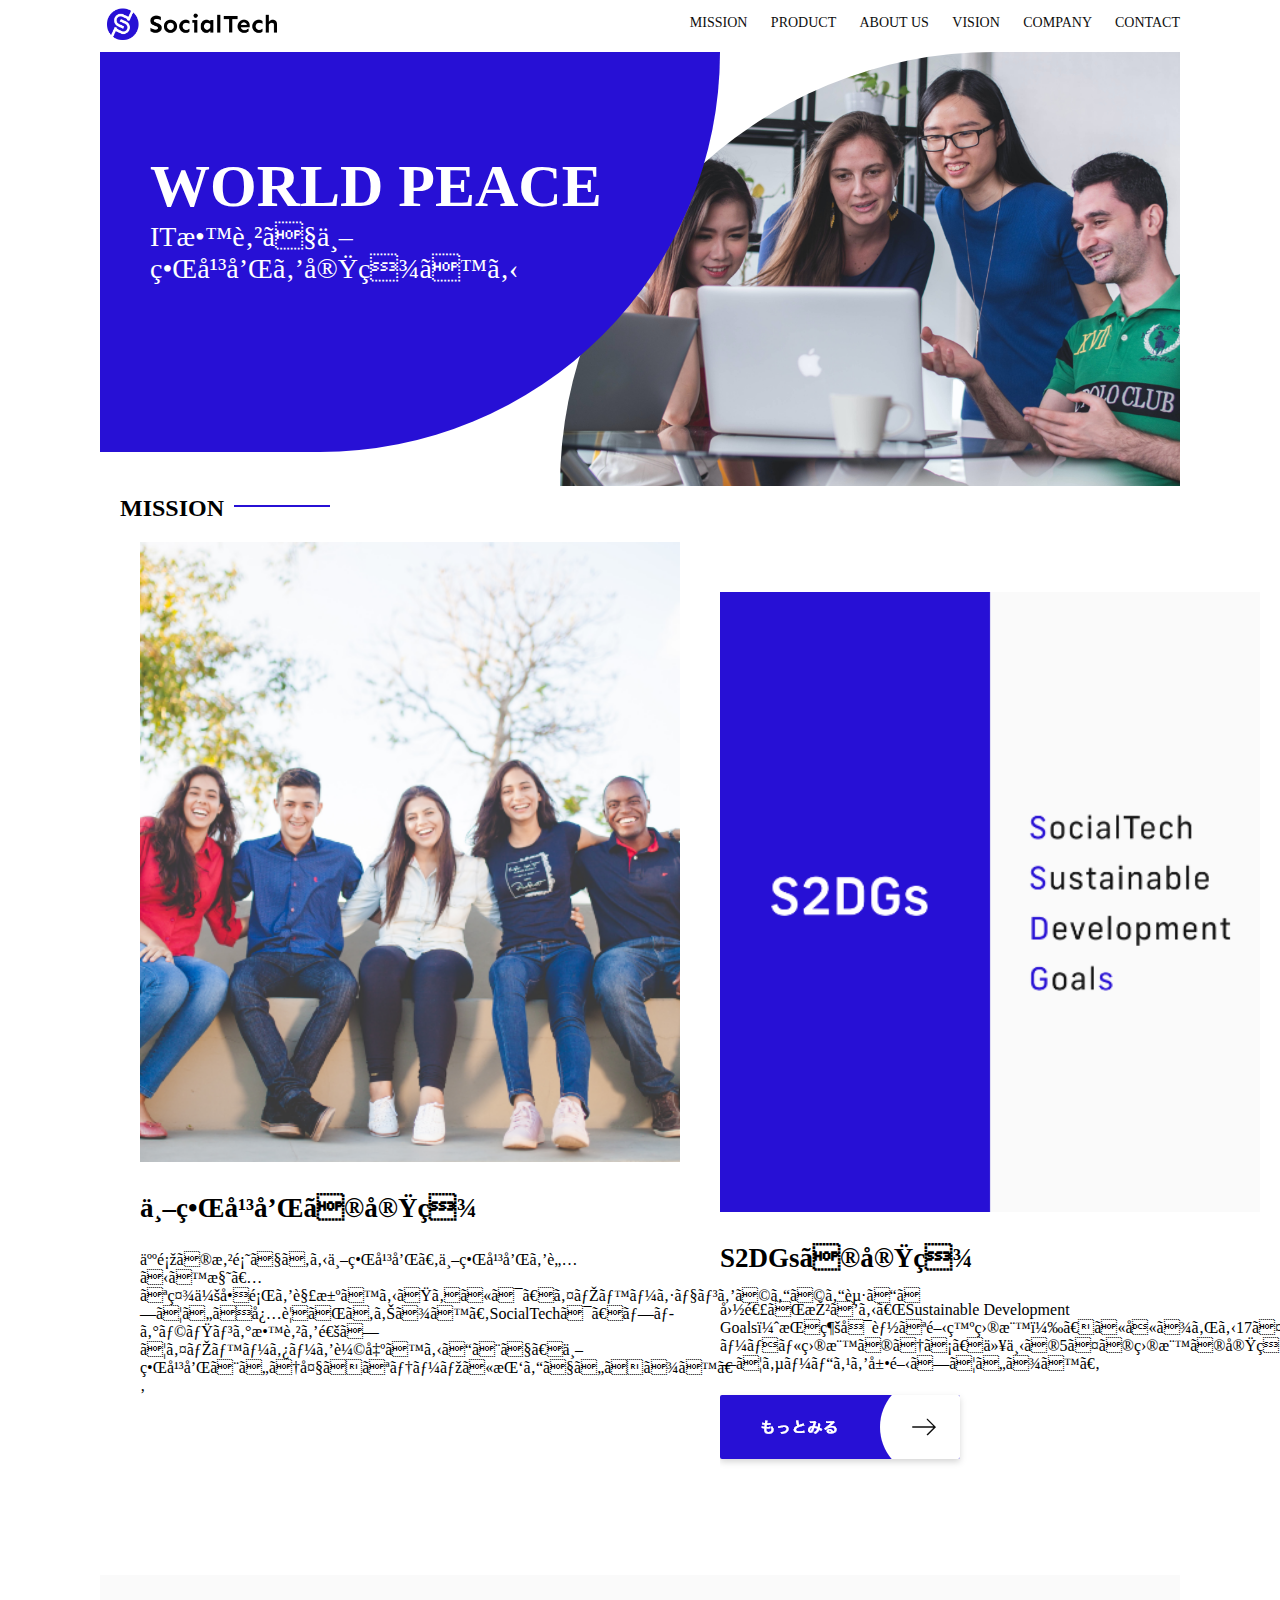
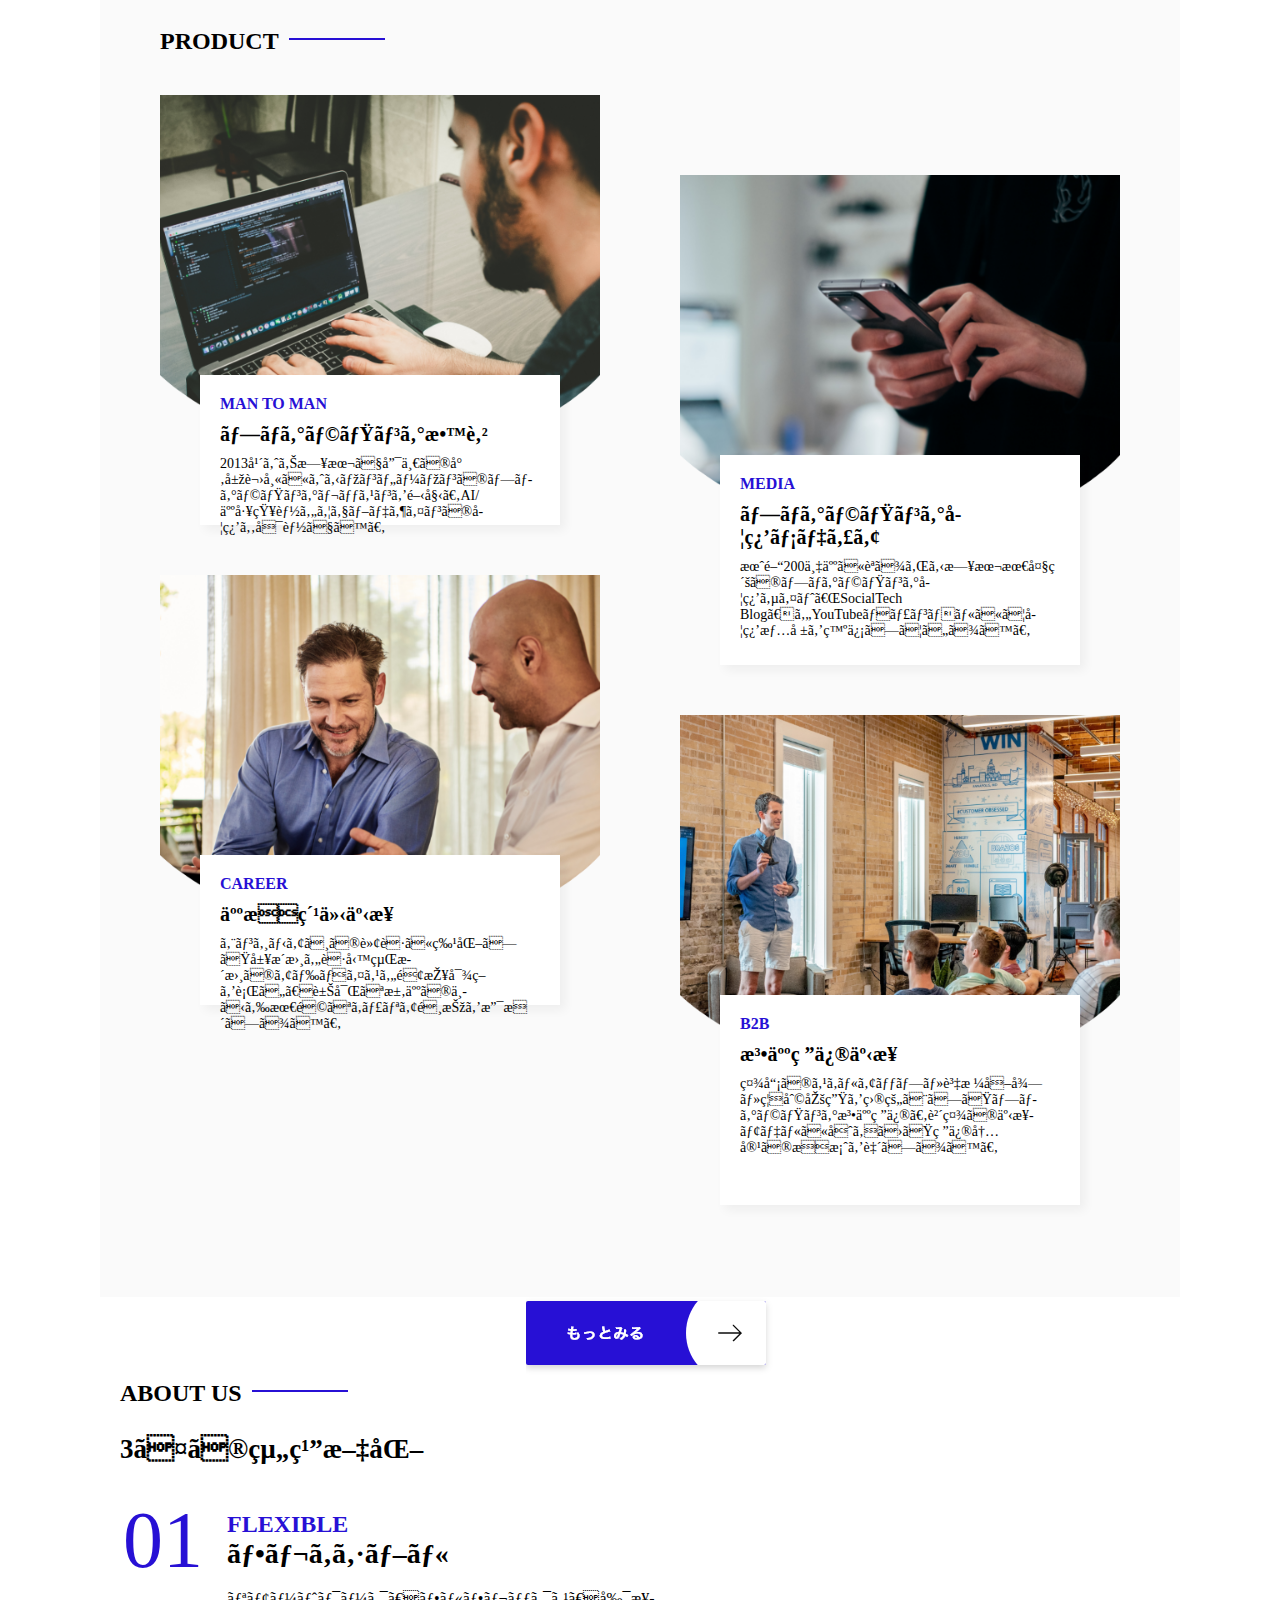
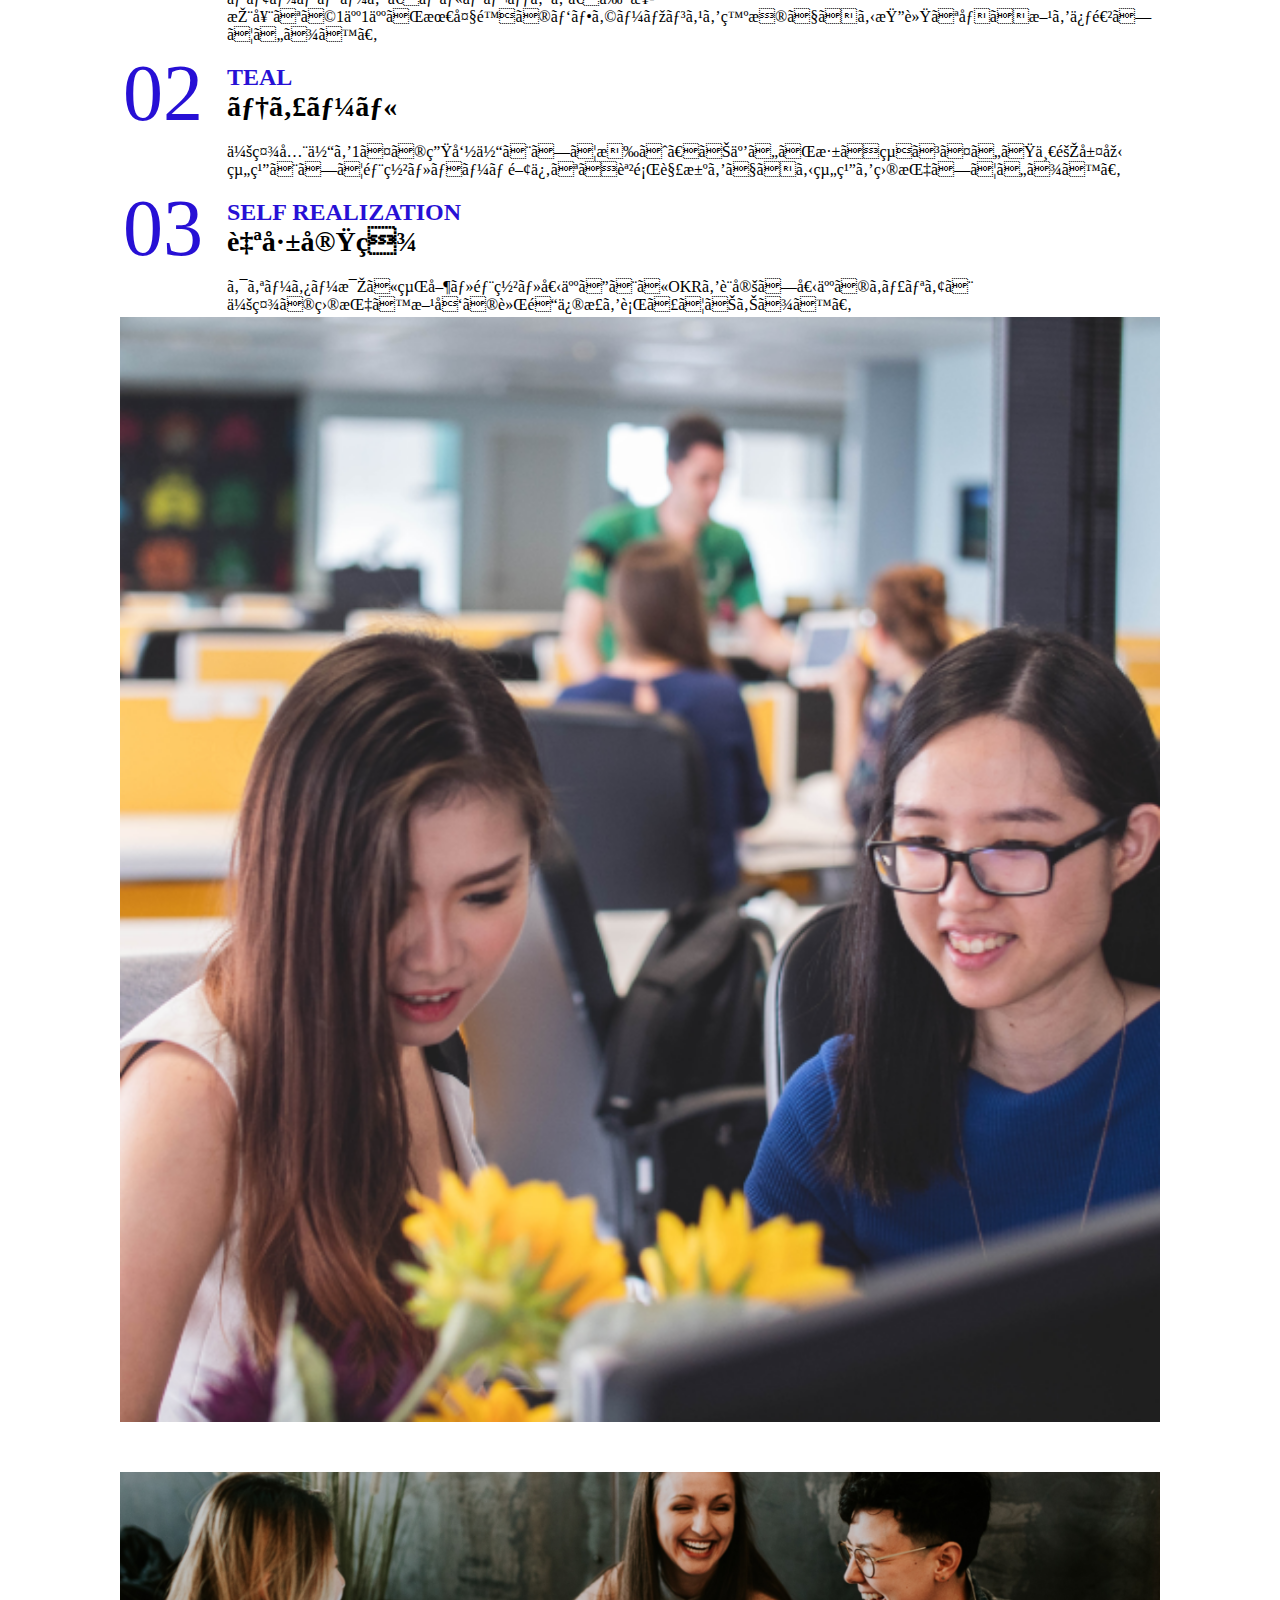
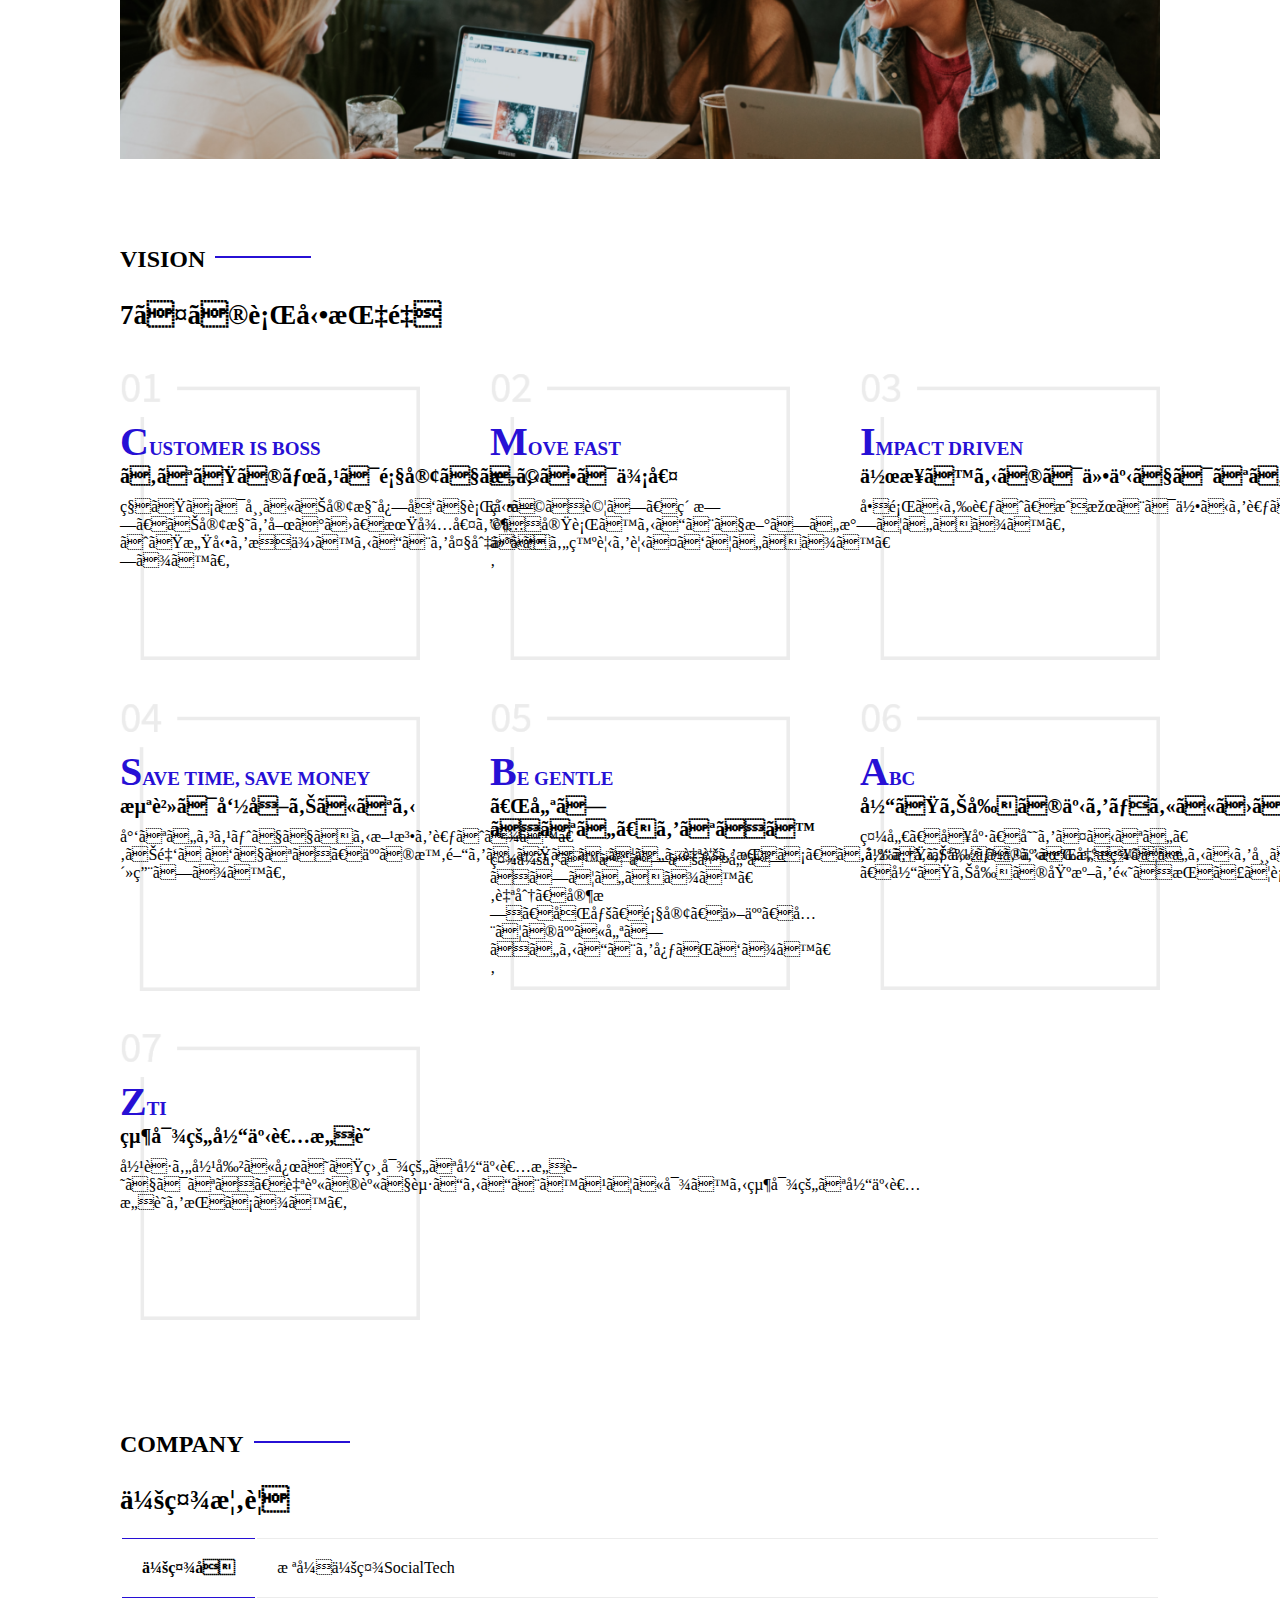
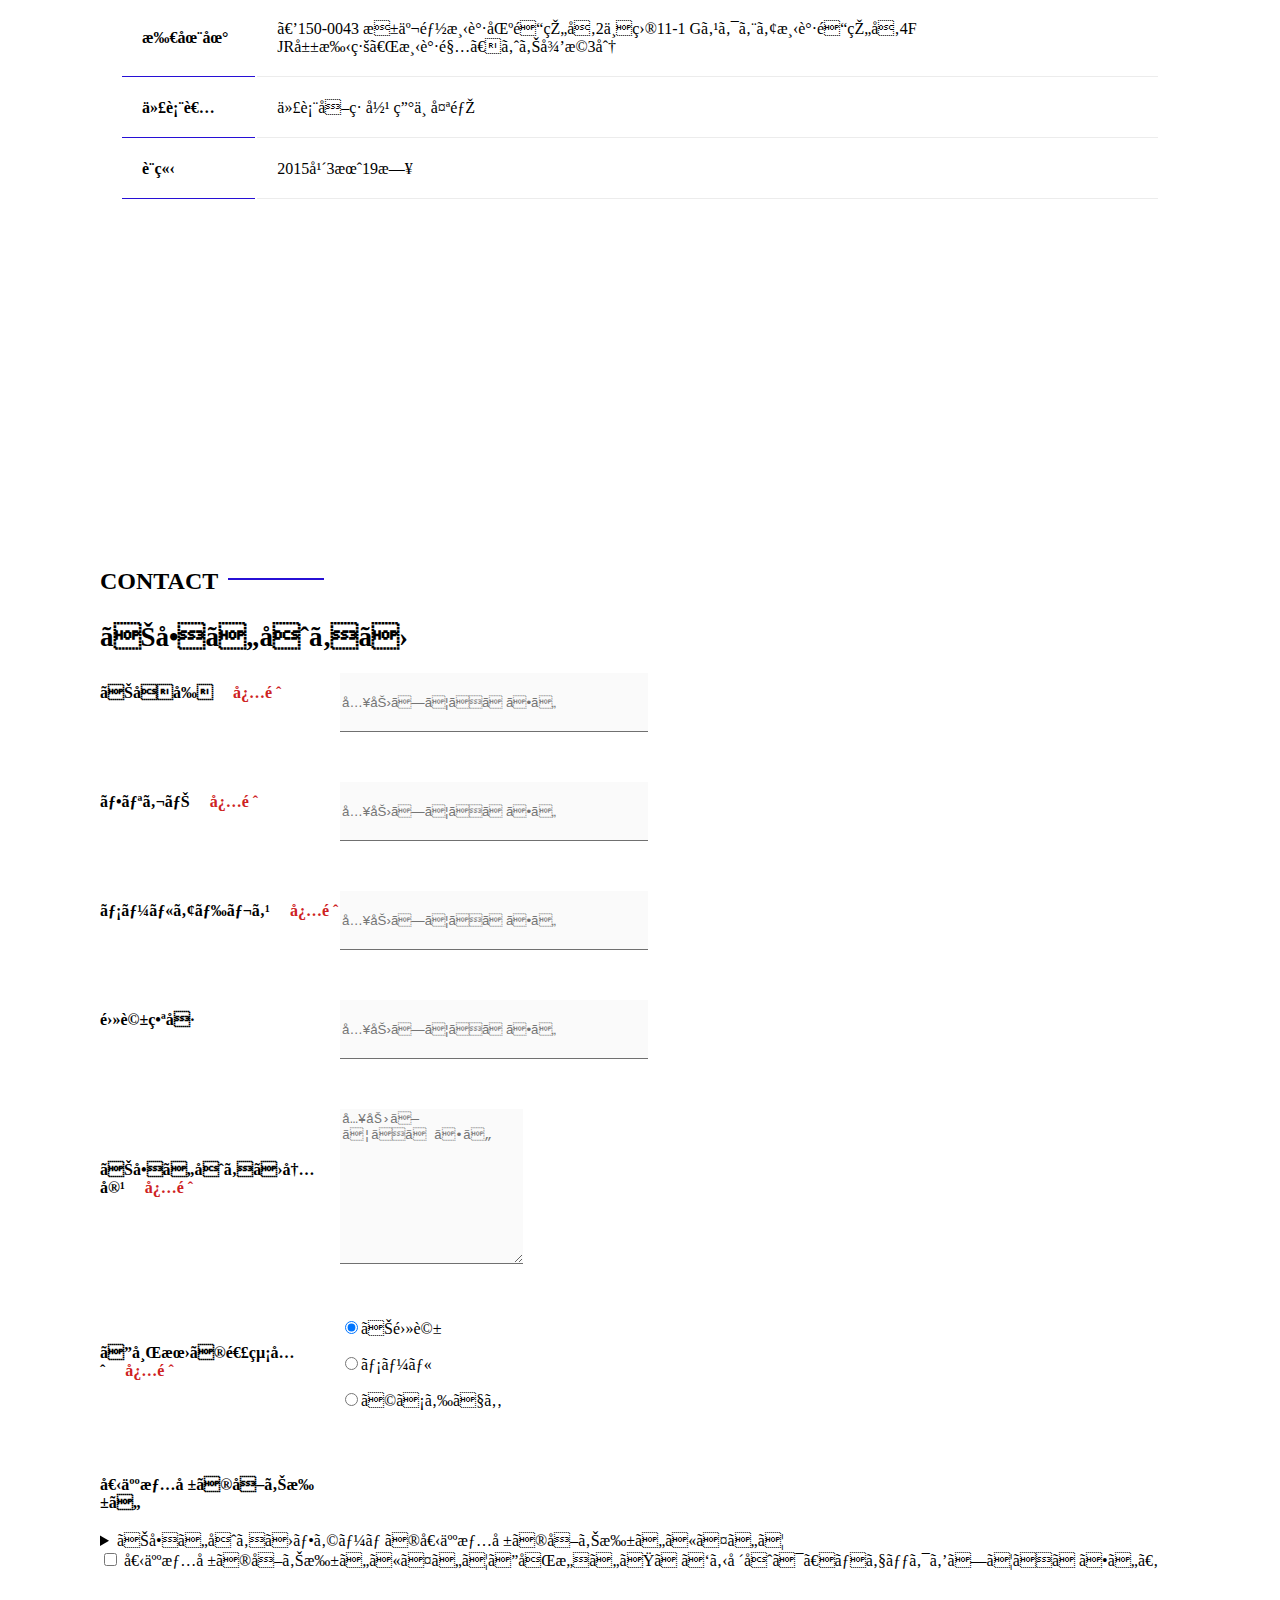
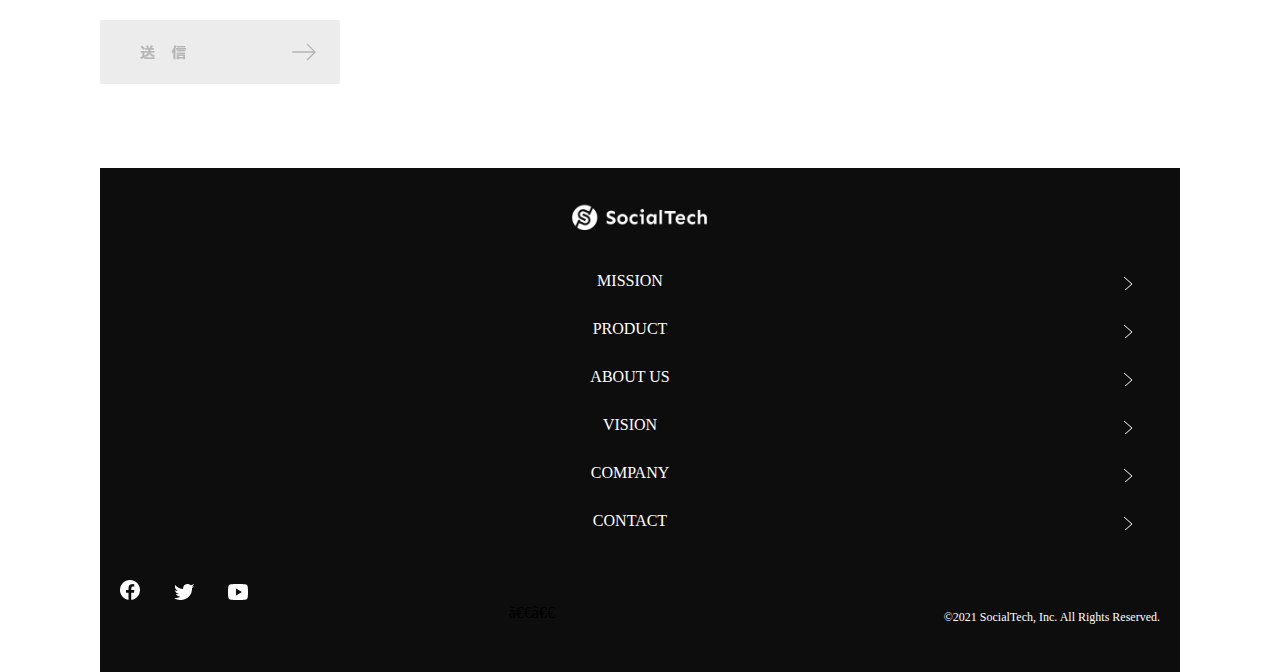
<file: socialtech/index.html>
<!DOCTYPE html>
<html>
    <head>
        <title>SocialTech</title>
        <meta charset="UTF-8>"
        <meta name="description" content="SocialTech業界のリーディング業界のリーディングカンパニー">
        <meta name="viewport" content="width=device-width,initial-scale=1.0">
         <link rel="stylesheet" href="style.css">
    </head>
    <body>
        <!--ヘッダー-->
        <header>
        <!--ロゴ-->
       <a href="index.html" id="logo"><img src="images//logo.png"alt=トップページに戻る></imges></a>

        <!-- PC用ナビゲーション -->
     <nav id="nav-pc">
        <a href="mission.html">MISSION</a>
        <a href="product.html">PRODUCT</a>
        <a href="index.html#aboutus">ABOUT US</a>
        <a href="index.html#vision">VISION</a>
        <a href="index.html#company">COMPANY</a>
        <a href="index.html#contact">CONTACT</a>
      </nav>
      <!-- スマホ用メニューボタン -->
     <img id="menu-sp" src="images/button-menu.png" alt="ナビゲーションを開く" onclick="document.getElementById('nav-sp').style.display = 'block'">
     <!-- スマホ用ナビゲーション -->
     <nav id="nav-sp">
      <img id="close" src="images/button-close.png" alt="ナビゲーションを閉じる" onclick="document.getElementById('nav-sp').style.display = 'none'">
      <a id="logo-sp" href="index.html" onclick="document.getElementById('nav-sp').style.display = 'none'"><img
          src="images/logo-sp.png" alt="トップページに戻る"></a>
      <a class="menu" href="mission.html" onclick="document.getElementById('nav-sp').style.display = 'none'">MISSION</a>
      <a class="menu" href="product.html" onclick="document.getElementById('nav-sp').style.display = 'none'">PRODUCT</a>
      <a class="menu" href="index.html#aboutus" onclick="document.getElementById('nav-sp').style.display = 'none'">ABOUT
        US</a>
      <a class="menu" href="index.html#vision"
        onclick="document.getElementById('nav-sp').style.display = 'none'">VISION</a>
      <a class="menu" href="index.html#company"
        onclick="document.getElementById('nav-sp').style.display = 'none'">COMPANY</a>
      <a class="menu" href="index.html#contact"
        onclick="document.getElementById('nav-sp').style.display = 'none'">CONTACT</a>
      <div id="sns">
        <a href="https://www.facebook.com/sejuku2013"><img src="images/button-facebook.png" alt="Facebookのリンク"></a>
        <a href="https://twitter.com/samuraijuku"><img src="images/button-twitter.png" alt="Twitterのリンク"></a>
        <a href="https://www.youtube.com/channel/UCCFOQO5aDK0xXam4cUQXT8g"><img src="images/button-youtube.png" alt="YouTubeのリンク"></a>
      </div>
    </nav>
 </header>
    
    </header>
  
    </header>
    <main>
      <article>
         <!-- メインビジュアル -->
       <section id="main-visual">
        <div id="main-message">
          <h1>WORLD PEACE</h1>
          <p>IT教育で世界平和を実現する</p>
      </div>
      <img src="images/index/index-main.png" alt="PCの周りに集まる多国籍の仲間たち">
      </section>
      <!--ミッション-->
      <section id="mission">
        <h2 class="index-h2">MISSION</h2>
        <div id="mission-flex">
          <div>
            <img id="mission-photo" src="images/index/index-mission.png" alt="屋外のベンチで写真を撮影する多国籍の仲間たち">
             <h3>世界平和の実現</h3>
             <p>
               人類の悲願である世界平和。世界平和を脅かす様々な社会問題を解決するためには、イノベーションをどんどん起こしていく必要があります。SocialTechは、プログラミング教育を通してイノベーターを輩出することで、世界平和という大きなテーマに挑んでいきます。
             </p>
          </div>
          <div>
            <img id="s2dgs" src="images/index/s2dgs.png" alt="S2DGs">
            <h3>S2DGsの実現</h3>
            <p>国連が掲げる「Sustainable Development Goals（持続可能な開発目標）」に含まれる17つのグローバル目標のうち、以下の5つの目標の実現をミッションとしてサービスを展開しています。</p>
            <a href="mission.html">
              <img src="images/button-more.png" alt="もっとみる">
            </a>

          </div>
        </div>
      </section>
      <section id="product">
        <h2 class="index-h2">PRODUCT</h2>
        <div>
          <div id="product-left">
            <div>
              <img class="product-photo" src="images/index/index-mantoman.png" alt="PCでコードを書く男性">
              <div class="product-explain">
                <span>MAN TO MAN</span>
                <h3>プログラミング教育</h3>
                <p>2013年より日本で唯一の専属講師によるマンツーマンのプログラミングレッスンを開始。AI/人工知能やウェブデザインの学習も可能です。</p>
              </div>
            </div>
            <div>
              <img class="product-photo" src="images/index/index-career.png" alt="笑顔で話し合う2人の男性">
              <div class="product-explain">
                <span>CAREER</span>
                <h3>人材紹介事業</h3>
                <p>エンジニアへの転職に特化した履歴書や職務経歴書のアドバイスや面接対策を行い、豊富な求人の中から最適なキャリア選択を支援します。</p>
              </div>
            </div>
          </div>
          <div id="product-right">
            <div>
              <img class="product-photo" src="images/index/index-media.png" alt="スマートフォンを操作する人">
              <div class="product-explain">
                <span>MEDIA</span>
                <h3>プログラミング学習メディア</h3>
                <p>月間200万人に読まれる日本最大級のプログラミング学習サイト「SocialTech Blog」やYouTubeチャンネルにて学習情報を発信しています。</p>
              </div>
            </div>
            <div>
              <img class="product-photo" src="images/index/index-b2b.png" alt="講演中の男性とそれを聴く人々">
              <div class="product-explain">
                <span>B2B</span>
                <h3>法人研修事業</h3>
                <p>社員のスキルアップ・資格取得・福利厚生を目的としたプログラミング法人研修。貴社の事業モデルに合わせた研修内容の提案を致します。</p>
              </div>
            </div>
          </div>
        </div>
        <div>
          <a id="product-more" href="product.html">
            <img src="images/button-more.png" alt="もっとみる">
          </a>
        </div>
      </section>
         <!---ABOUT US-->
         <section id="aboutus">
          <h2 class="index-h2">ABOUT US</h2>
          <h3>3つの組織文化</h3>
          <div>
            <table class="culutue-table">
              <tr>
                <td>
                  <span class="culture-num">01</span>
                </td>
                <td>
                  <span class="culture-en">FLEXIBLE </span>
                  <span class="culture-jp">フレキシブル</span>
                </td>
              </tr>
              <tr>
                <td>
                  <!--空のセル-->
                </td>
                <td>
                  <p class="culture-description">
                    リモートワーク、フルフレックス、副業推奨など1人1人が最大限のパフォーマンスを発揮できる柔軟な働き方を促進しています。
                  </p>
                </td>
              </tr>
              <tr>
                <td>
                  <span class="culture-num">02</span>
                </td>
                <td>
                  <span class="culture-en">TEAL</span>
                  <span class="culture-jp">ティール</span>
                </td>
              </tr>
              <tr>
                <td>
                  <!--空のセル-->
                </td>
                <td>
                  <p class="culture-description">
                    会社全体を1つの生命体として捉え、お互いが深く結びついた一階層型
                    組織として部署・チーム関係なく課題解決をできる組織を目指しています。
                  </p>
                </td>
              </tr>
              <tr>
                <td>
                  <span class="culture-num">03</span>
                </td>
                <td>
                  <span class="culture-en">SELF REALIZATION</span>
                  <span class="culture-jp">自己実現</span>
                </td>
              </tr>
              <tr>
                <td>
                  <!--空のセル-->
                </td>
                <td>
                  <p class="culture-description">
                    クオーター毎に経営・部署・個人ごとにOKRを設定し個人のキャリアと
                    会社の目指す方向の軌道修正を行っております。
                  </p>
                </td>
              </tr>
            </table>
            <img class="culture-img" src="images/index/index-aboutus1.png" alt="笑顔で話し合う2人の女性">
          </div>
           <img class="culture-img2" src="images/index/index-aboutus2.png" alt="笑顔で話し合う3人の男女">
        </section>

    </article>
  </main>
</body>
<!-- VISION -->
       <section id="vision">
         <h2 class="index-h2">VISION</h2>
         <h3>7つの行動指針</h3>
         <div>
          <div class="vision-box">
             <img src="images/index/vision-01.png" alt="01">
             <span>
               <h4>CUSTOMER IS BOSS</h4>
               <h5>あなたのボスは顧客である</h5>
               <p>私たちは常にお客様志向で行動し、お客様を喜ばせ、期待値を超えた感動を提供することを大切にします。</p>
             </span>
           </div>
           <div class="vision-box">
            <img src="images/index/vision-02.png" alt="02">
            <span>
              <h4>MOVE FAST</h4>
              <h5>早さは価値</h5>
              <p>素早く試し、素早く実行することで新しい気付きや発見を見つけていきます。</p>
            </span>
          </div>
          <div class="vision-box">
            <img src="images/index/vision-03.png" alt="03">
            <span>
              <h4>IMPACT DRIVEN</h4>
              <h5>作業するのは仕事ではない</h5>
              <p>問題から考え、成果とは何かを考え続け、インパクトのある成果を生むために仕事をしていきます。</p>
            </span>
          </div>
          <div class="vision-box">
            <img src="images/index//vision-04.png" alt="04">
            <span>
              <h4>SAVE TIME, SAVE MONEY</h4>
              <h5>浪費は命取りになる</h5>
              <p>少ないコストでできる方法を考えます。お金だけでなく、人の時間をいただいている自覚を持ち、あらゆるリソースを有意義に活用します。</p>
            </span>
          </div>
          <div class="vision-box">
            <img src="images/index/vision-05.png" alt="05">
            <span>
              <h4>BE GENTLE</h4>
              <h5>「優しくない」をなくす</h5>
              <p>社会をすこしずつ優しくしていきます。自分、家族、同僚、顧客、他人、全ての人に優しくいることを心がけます。</p>
            </span>
          </div>
          <div class="vision-box">
            <img src="images/index/vision-06.png" alt="06">
            <span>
              <h4>ABC</h4>
              <h5>当たり前の事をバカにせずにちゃんとやる</h5>
              <p>礼儀、健康、嘘をつかない。当たり前の事が出来ているかを常に自問し、当たり前の基準を高く持って行動します。</p>
            </span>
          </div>
          <div class="vision-box">
            <img src="images/index/vision-07.png" alt="07">
            <span>
              <h4>ZTI</h4>
              <h5>絶対的当事者意識</h5>
              <p>役職や役割に応じた相対的な当事者意識ではなく、自身の身で起こることすべてに対する絶対的な当事者意識を持ちます。</p>
            </span>
          </div>

         </div>
       </section>
           <!-- COMPANY -->
           <section id="company">
            <h2 class="index-h2">COMPANY</h2>
            <h3>会社概要</h3>
            <table id="company-table">
              <tr>
                <th class="tableheader-first">会社名</th>
                <td class="cell-first">株式会社SocialTech</td>
              </tr>
              <tr>
                <th class="tableheader">所在地</th>
                <td class="cell">〒150-0043 東京都渋谷区道玄坂2丁目11-1 Gスクエア渋谷道玄坂4F<br>JR山手線「渋谷駅」より徒歩3分</td>
              </tr>
              <tr>
                <th class="tableheader">代表者</th>
                <td class="cell">代表取締役 田中 太郎</td>
              </tr>
              <tr>
                <th class="tableheader">設立</th>
                <td class="cell">2015年3月19日</td>
              </tr>
            </table>
            <iframe
            src="https://www.google.com/maps/embed?pb=!1m18!1m12!1m3!1d3241.7759544892483!2d139.69399665123464!3d35.65789123876098!2m3!1f0!2f0!3f0!3m2!1i1024!2i768!4f13.1!3m3!1m2!1s0x60188caa0042e8d1%3A0xba130bea826a7aa2!2z44CSMTUwLTAwNDMg5p2x5Lqs6YO95riL6LC35Yy66YGT546E5Z2C77yS5LiB55uu77yR77yR4oiS77yR!5e0!3m2!1sja!2sjp!4v1636872991912!5m2!1sja!2sjp"
            style="border:0;" allowfullscreen="" loading="lazy">
          </iframe>
          </section>
             <!-- お問い合わせフォーム -->
       <section id="contact">
        <h2 class="index-h2">CONTACT</h2>
        <h3>お問い合わせ</h3>
           <!-- STATIC FORMSのフォームタグ -->
           <form action="https://api.staticforms.xyz/submit" method="post">
            <input type="text" name="honeypot" style="display:none">
            <!-- STATIC FORMSのアクセスキー -->
            <input type="hidden" name="accessKey" value="132c7f37-00a5-49a4-b18a-d80fbae5871b">
            <!--メールのタイトル-->
            <input type="hidden" name="subject" value="お問い合わせフォーム">
            <!--送信先のメールアドレスをvalueに設定する-->
            <input type="hidden" name="replyTo" value="mei.shu.0816@gmail.com">
            <!--redirectToのURLは公開後のURLへリンクする-->
            <input type="hidden" name="redirectTo" value="http://your-redirect-url.com">

          <div>
            <div class="contact-heading">
              <label class="contact-label">お名前<span class="contact-span">必須</span></label>
            </div>
            <div>
              <input type="text" name="name" placeholder="入力してください" class="contact-textbox">
            </div>
          </div>
          <div>
            <div class="contact-heading">
              <label class="contact-label">フリガナ<span class="contact-span">必須</span></label>
            </div>
            <div>
              <input type="text" name="hurigana" placeholder="入力してください" class="contact-textbox">
            </div>
          </div>
          <div>
            <div class="contact-heading">
              <label class="contact-label">メールアドレス<span class="contact-span">必須</span></label>
            </div>
            <div>
              <input type="text" name="email" placeholder="入力してください" class="contact-textbox">
            </div>
          </div>
          <div>
            <div class="contact-heading">
              <label class="contact-label">電話番号</label>
            </div>
            <div>
              <input type="text" name="tel" placeholder="入力してください" class="contact-textbox">
            </div>
          </div>
          <div>
            <div class="contact-heading">
              <label class="contact-label">お問い合わせ内容<span class="contact-span">必須</span></label>
            </div>
            <div>
              <textarea class="contact-textarea" placeholder="入力してください" name="message"></textarea>
            </div>
          </div>
          <div>
            <div class="contact-heading">
              <label class="contact-label">ご希望の連絡先<span class="contact-span">必須</span></label>
            </div>
            <div>
              <input class="radiobutton" type="radio" value="tel" name="contact" checked><label>お電話</label>
              <input class="radiobutton" type="radio" value="mail" name="contact"><label>メール</label>
              <input class="radiobutton" type="radio" value="both" name="contact"><label>どちらでも</label>
            </div>
          </div>
          <div>
            <div class="contact-heading">
              <label class="contact-label">個人情報の取り扱い</label>
            </div>
            <div>
              <details>
                <summary>お問い合わせフォームの個人情報の取り扱いについて</summary>
                <div>
                  <span>１．組織の名称又は氏名</span><br>
                  株式会社SocialTech<br><br>
                  <span>２．個人情報保護管理者（若しくはその代理人）の氏名又は職名、所属及び連絡先
                    鈴木 一郎 コーポレート部</span><br>
                  メールアドレス：support@socialtech.net<br>
                  TEL：03-xxxx-xxxx<br>
                  <span>３．個人情報の利用目的</span><br>
                  ・本サービス及び本サービスに関連する情報の提供又はそれらに関する連絡のため<br>
                  ・ユーザーの本人確認のため<br>
                  ・当社サービスのご案内のため<br>
                  ・当社の商品等の広告または宣伝（電子メールによるものを含むものとします。）<br><br>
                  <span>４．個人情報の取り扱い業務の委託</span><br>
                  個人情報の取扱業務の全部または一部を外部に業務委託する場合があります。<br>
                  その際、弊社は、個人情報を適切に保護できる管理体制を敷き実行していることを条件として<br>
                  委託先を厳選したうえで、機密保持契約を委託先と締結し、お客様の個人情報を厳密に管理させます。<br><br>
                  <span>５．個人情報の開示等の請求</span><br>
                  お客様は、弊社に対してご自身の個人情報の開示等（利用目的の通知、開示、内容の訂正・追加・削除、利用の停止または消去、第三者への提供の停止）に関して、当社問合わせ窓口に申し出ることができます。<br>
                  その際、弊社はお客様ご本人を確認させていただいたうえで、合理的な期間内に対応いたします。<br><br>
                  なお、個人情報に関する弊社問合わせ先は、次の通りです。<br><br>
                  株式会社SocialTech　個人情報問合せ窓口<br>
                  〒150-0043　東京都渋谷区道玄坂2丁目11-1 Ｇスクエア渋谷道玄坂 4F<br>
                  メールアドレス：support@socialtech.net　TEL：03-xxxx-xxxx<br><br>
                  <span>６．個人情報を提供されることの任意性について</span><br><br>
                  お客様がご自身の個人情報を弊社に提供されるか否かは、お客様のご判断によりますが、もしご提供されない場合には、適切なサービスが提供できない場合がありますので予めご了承ください。
                </div>
              </details>
              <input type="checkbox" name="agree">
              <span>個人情報の取り扱いについてご同意いただける場合は、チェックをしてください。</span>
            </div>
          </div>
          <input type="image" src="images/button-submit.png" alt="送信する">
      </form>
      </section>
    </article>
    <footer>
      <div id="footer-logo">
        <img src="images/logo-sp.png" alt="SocialTech">
      </div>
      <div id="footer-link">
        <a href="mission.html">MISSION</a>
        <a href="product.html">PRODUCT</a>
        <a href="index.html#aboutus">ABOUT US</a>
        <a href="index.html#vision">VISION</a>
        <a href="index.html#company">COMPANY</a>
        <a href="index.html#contact">CONTACT</a>
      </div>
      <div id="sns-footer">
        <a href="https://www.facebook.com/sejuku2013"><img src="images/button-facebook.png" alt="Facebookのリンク"></a>
        <a href="https://twitter.com/samuraijuku"><img src="images/button-twitter.png" alt="Twitterのリンク"></a>
        <a href="https://www.youtube.com/channel/UCCFOQO5aDK0xXam4cUQXT8g"><img src="images/button-youtube.png" alt="YouTubeのリンク"></a>
         <span id="copyright">&copy;2021 SocialTech, Inc. All Rights Reserved. </span>
      </div>
　　</footer>
  </main>
</body>

</html>
</file>
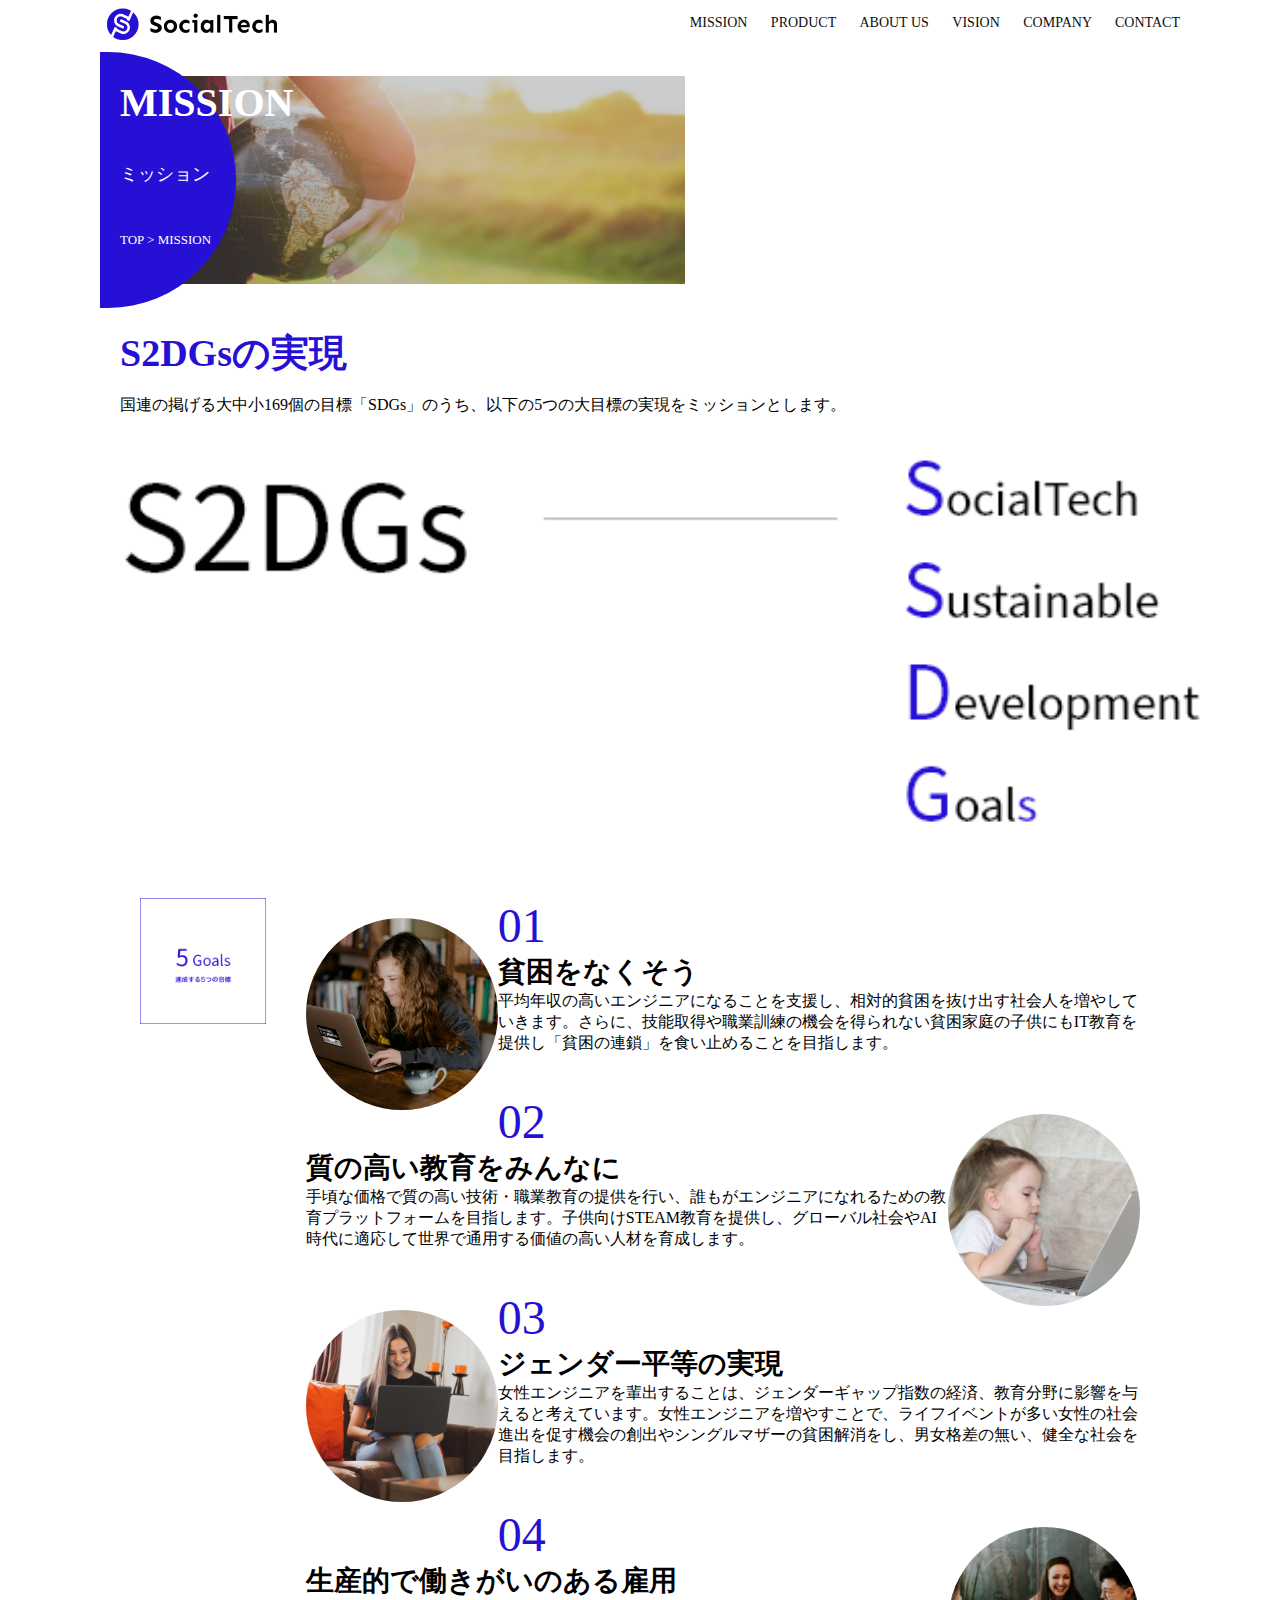
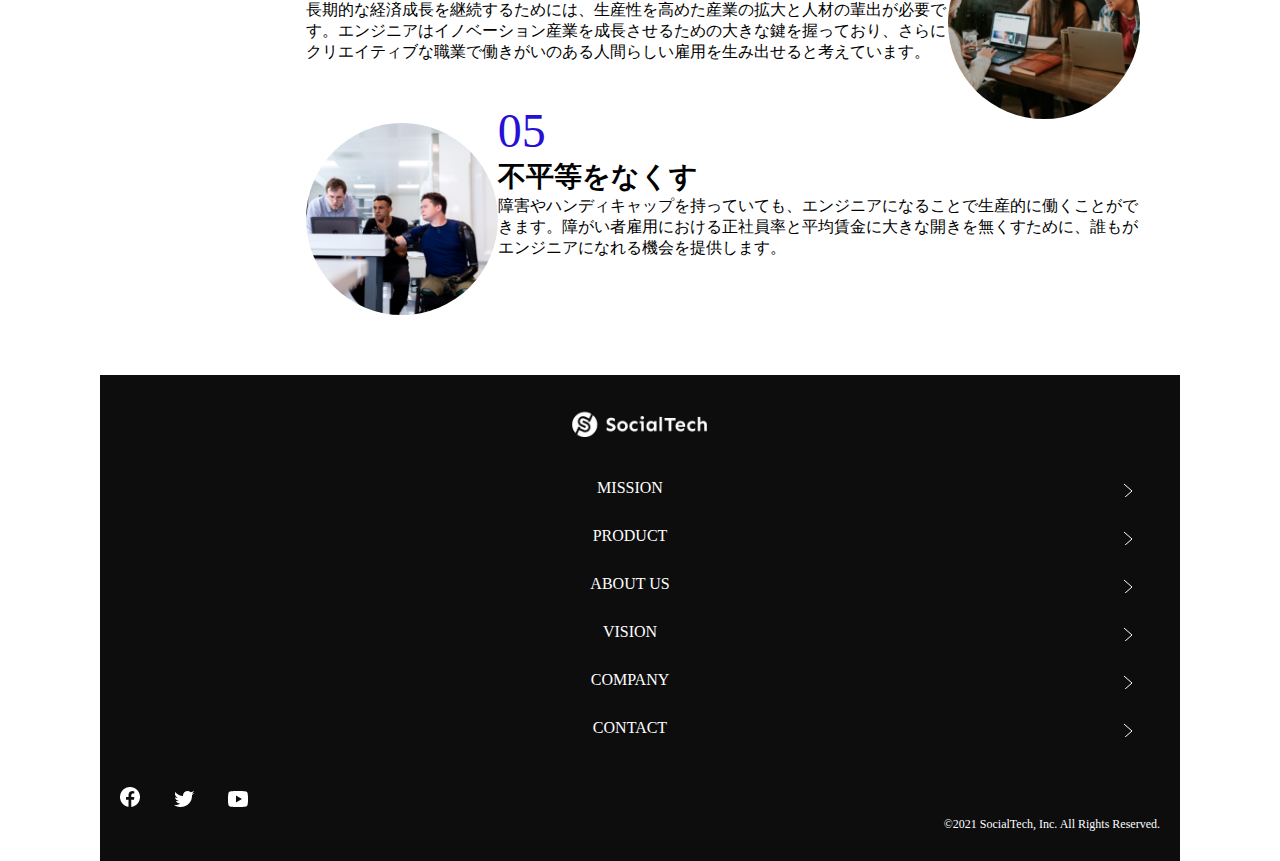
<file: socialtech/mission.html>
<!DOCTYPE html>
  <html>
  <head>
    <title>SocialTech - MISSION ミッション -</title>
    <meta charset="UTF-8">
    <meta name="description" content="SocialTechが目指す5つの目標（S2DGs）を紹介します">
    <meta name="viewport" content="width=device-width, initial-scale=1.0">
    <link rel="stylesheet" href="style.css">
  </head>
 
  <body>
    <!-- ヘッダー -->
    <header>
      <!-- ロゴ -->
      <a href="index.html" id="logo"><img src="images/logo.png" alt="トップページに戻る"></a>
  
      <!-- PC用ナビゲーション -->
      <nav id="nav-pc">
        <a href="mission.html">MISSION</a>
        <a href="product.html">PRODUCT</a>
        <a href="index.html#aboutus">ABOUT US</a>
        <a href="index.html#vision">VISION</a>
        <a href="index.html#company">COMPANY</a>
        <a href="index.html#contact">CONTACT</a>
      </nav>
  
      <!-- スマホ用メニューボタン -->
      <img id="menu-sp" src="images/button-menu.png" alt="ナビゲーションを開く" onclick="document.getElementById('nav-sp').style.display = 'block'">
  
      <!-- スマホ用ナビゲーション -->
      <nav id="nav-sp">
        <img id="close" src="images/button-close.png" alt="ナビゲーションを閉じる" onclick="document.getElementById('nav-sp').style.display = 'none'">
        <a id="logo-sp" href="index.html" onclick="document.getElementById('nav-sp').style.display = 'none'"><img
            src="images/logo-sp.png" alt="トップページに戻る"></a>
        <a class="menu" href="mission.html" onclick="document.getElementById('nav-sp').style.display = 'none'">MISSION</a>
        <a class="menu" href="product.html" onclick="document.getElementById('nav-sp').style.display = 'none'">PRODUCT</a>
        <a class="menu" href="index.html#aboutus" onclick="document.getElementById('nav-sp').style.display = 'none'">ABOUT
          US</a>
        <a class="menu" href="index.html#vision"
          onclick="document.getElementById('nav-sp').style.display = 'none'">VISION</a>
        <a class="menu" href="index.html#company"
          onclick="document.getElementById('nav-sp').style.display = 'none'">COMPANY</a>
        <a class="menu" href="index.html#contact"
          onclick="document.getElementById('nav-sp').style.display = 'none'">CONTACT</a>
        <div id="sns">
          <a href="https://www.facebook.com/sejuku2013"><img src="images/button-facebook.png" alt="Facebookのリンク"></a>
          <a href="https://twitter.com/samuraijuku"><img src="images/button-twitter.png" alt="Twitterのリンク"></a>
          <a href="https://www.youtube.com/channel/UCCFOQO5aDK0xXam4cUQXT8g"><img src="images/button-youtube.png" alt="YouTubeのリンク"></a>
        </div>
      </nav>
    </header>
    <main>
      <article>
        <section id="mission-main">
            <div id="mission-title">
              <h1>MISSION</h1>
              <span>ミッション</span>
              <div>TOP > MISSION</div>
            </div>
          </section>
          <section id="mission-s2dgs">
            <h2 class="mission-h2">S2DGsの実現</h2>
            <p>国連の掲げる大中小169個の目標「SDGs」のうち、以下の5つの大目標の実現をミッションとします。</p>
            <img src="images/mission/mission-s2dgs.png" alt="S2DGs">
          </section>
          <section id="mission-5goals">
            <div>
              <img id="s2dgs-image" src="images/mission/mission-5goals.png" alt="5Goals">
            </div>
            <div>
              <div>
                <img class="fivegoals-image-left" src="images/mission/mission-5goals01.png" alt="PCを操作する女の子">
                <span class="fivegoals-number">01</span>
                <h3 class="fivegoals-h3">貧困をなくそう</h3>
                <p class="fivegoals-p">
                  平均年収の高いエンジニアになることを支援し、相対的貧困を抜け出す社会人を増やしていきます。さらに、技能取得や職業訓練の機会を得られない貧困家庭の子供にもIT教育を提供し「貧困の連鎖」を食い止めることを目指します。
                </p>
              </div>
      
              <div>
                <img class="fivegoals-image-right" src="images/mission/mission-5goals02.png" alt="PCを見つめる小さい女の子">
                <span class="fivegoals-number">02</span>
                <h3 class="fivegoals-h3">質の高い教育をみんなに</h3>
                <p class="fivegoals-p">
                  手頃な価格で質の高い技術・職業教育の提供を行い、誰もがエンジニアになれるための教育プラットフォームを目指します。子供向けSTEAM教育を提供し、グローバル社会やAI時代に適応して世界で通用する価値の高い人材を育成します。
                </p>
              </div>
      
              <div>
                <img class="fivegoals-image-left" src="images/mission/mission-5goals03.png" alt="PCを操作する女性">
                <span class="fivegoals-number">03</span>
                <h3 class="fivegoals-h3">ジェンダー平等の実現</h3>
                <p class="fivegoals-p">
                  女性エンジニアを輩出することは、ジェンダーギャップ指数の経済、教育分野に影響を与えると考えています。女性エンジニアを増やすことで、ライフイベントが多い女性の社会進出を促す機会の創出やシングルマザーの貧困解消をし、男女格差の無い、健全な社会を目指します。
                </p>
              </div>
      
              <div>
                <img class="fivegoals-image-right" src="images/mission/mission-5goals04.png" alt="笑顔で話し合う3人の男女">
                <span class="fivegoals-number">04</span>
                <h3 class="fivegoals-h3">生産的で働きがいのある雇用</h3>
                <p class="fivegoals-p">
                  長期的な経済成長を継続するためには、生産性を高めた産業の拡大と人材の輩出が必要です。エンジニアはイノベーション産業を成長させるための大きな鍵を握っており、さらにクリエイティブな職業で働きがいのある人間らしい雇用を生み出せると考えています。
                </p>
              </div>
      
              <div>
                <img class="fivegoals-image-left" src="images/mission/mission-5goals05.png" alt="障害を持つ男性が生き生きと働く様子">
                <span class="fivegoals-number">05</span>
                <h3 class="fivegoals-h3">不平等をなくす</h3>
                <p class="fivegoals-p">
                  障害やハンディキャップを持っていても、エンジニアになることで生産的に働くことができます。障がい者雇用における正社員率と平均賃金に大きな開きを無くすために、誰もがエンジニアになれる機会を提供します。
                </p>
              </div>
            </div>

          </section>
      </article>
      <footer>
        <div id="footer-logo">
          <img src="images/logo-sp.png" alt="SocialTech">
        </div>
        <div id="footer-link">
          <a href="mission.html">MISSION</a>
          <a href="product.html">PRODUCT</a>
          <a href="index.html#aboutus">ABOUT US</a>
          <a href="index.html#vision">VISION</a>
          <a href="index.html#company">COMPANY</a>
          <a href="index.html#contact">CONTACT</a>
        </div>
        <div id="sns-footer">
          <a href="https://www.facebook.com/sejuku2013"><img src="images/button-facebook.png" alt="Facebookのリンク"></a>
          <a href="https://twitter.com/samuraijuku"><img src="images/button-twitter.png" alt="Twitterのリンク"></a>
          <a href="https://www.youtube.com/channel/UCCFOQO5aDK0xXam4cUQXT8g"><img src="images/button-youtube.png" alt="YouTubeのリンク"></a>
          <span id="copyright">&copy;2021 SocialTech, Inc. All Rights Reserved. </span>
        </div>
      </footer>
    </main>
  </body>
 
  </html>
</file>
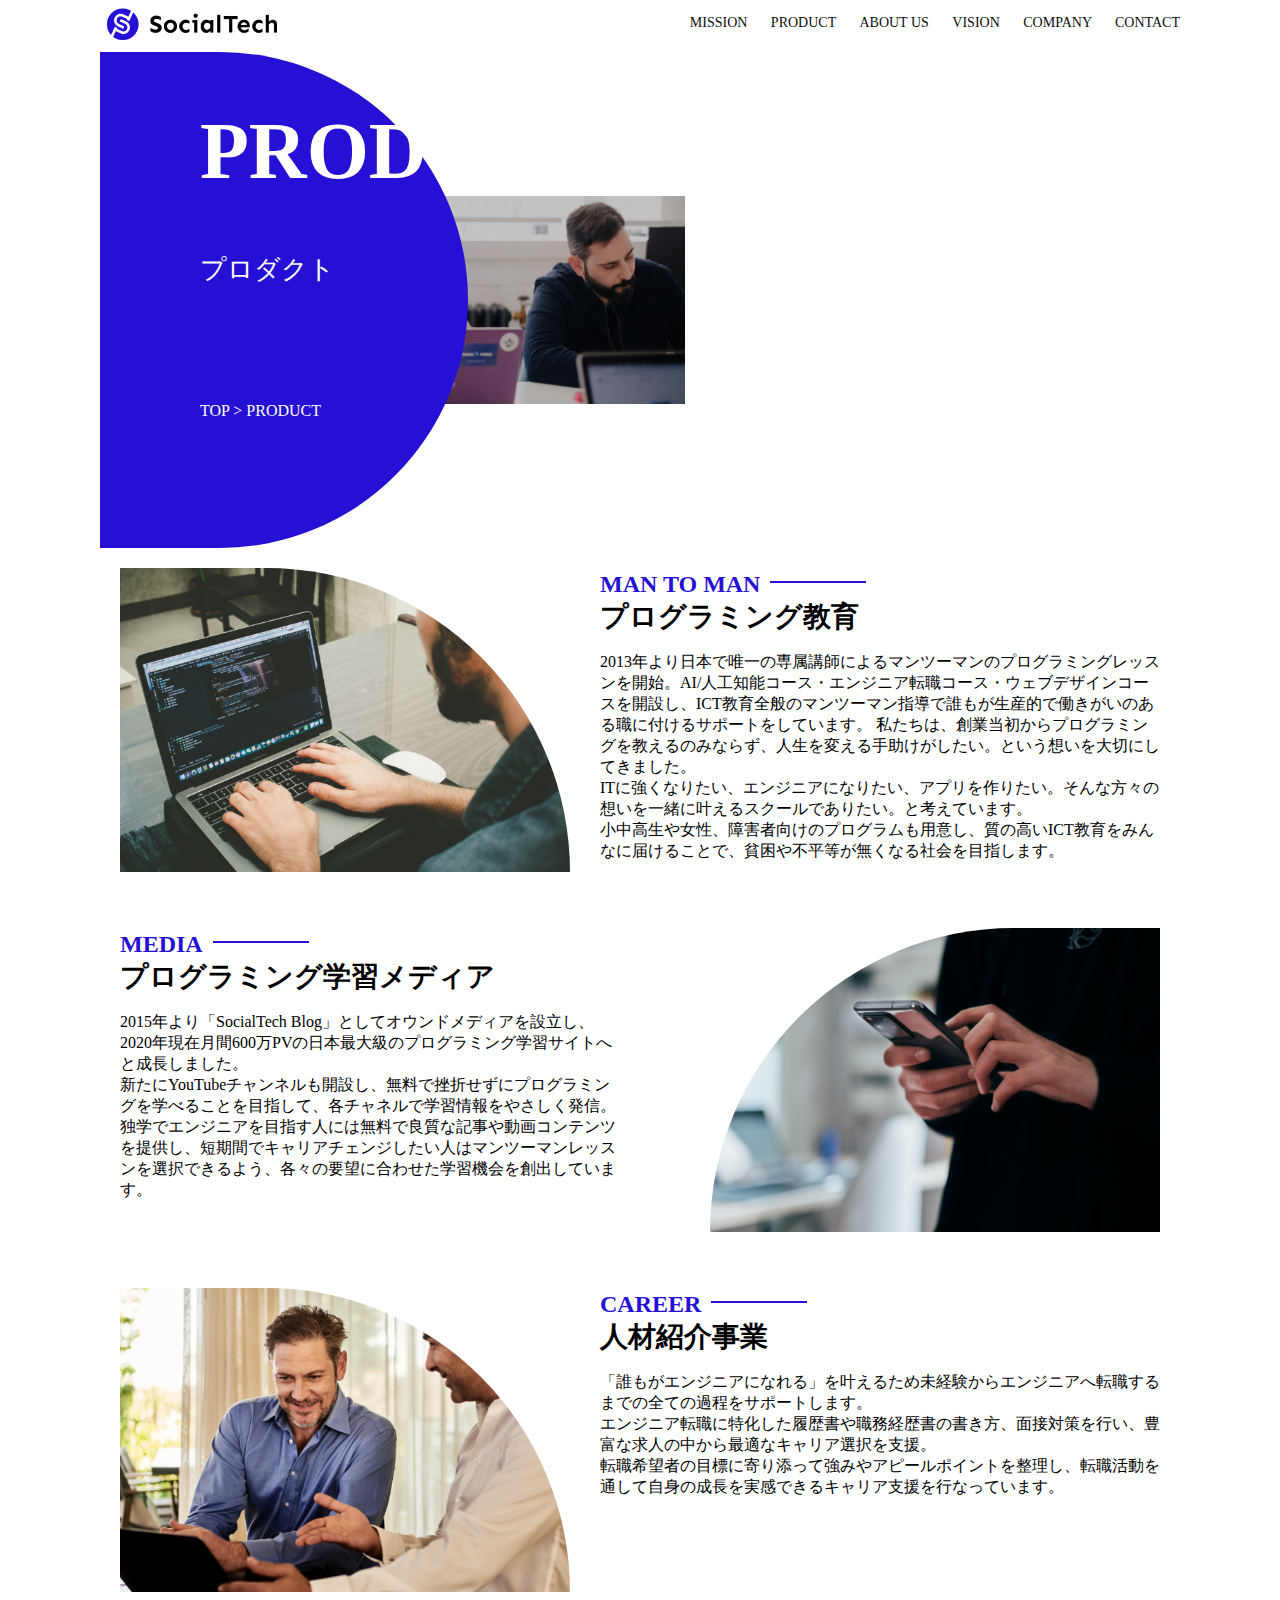
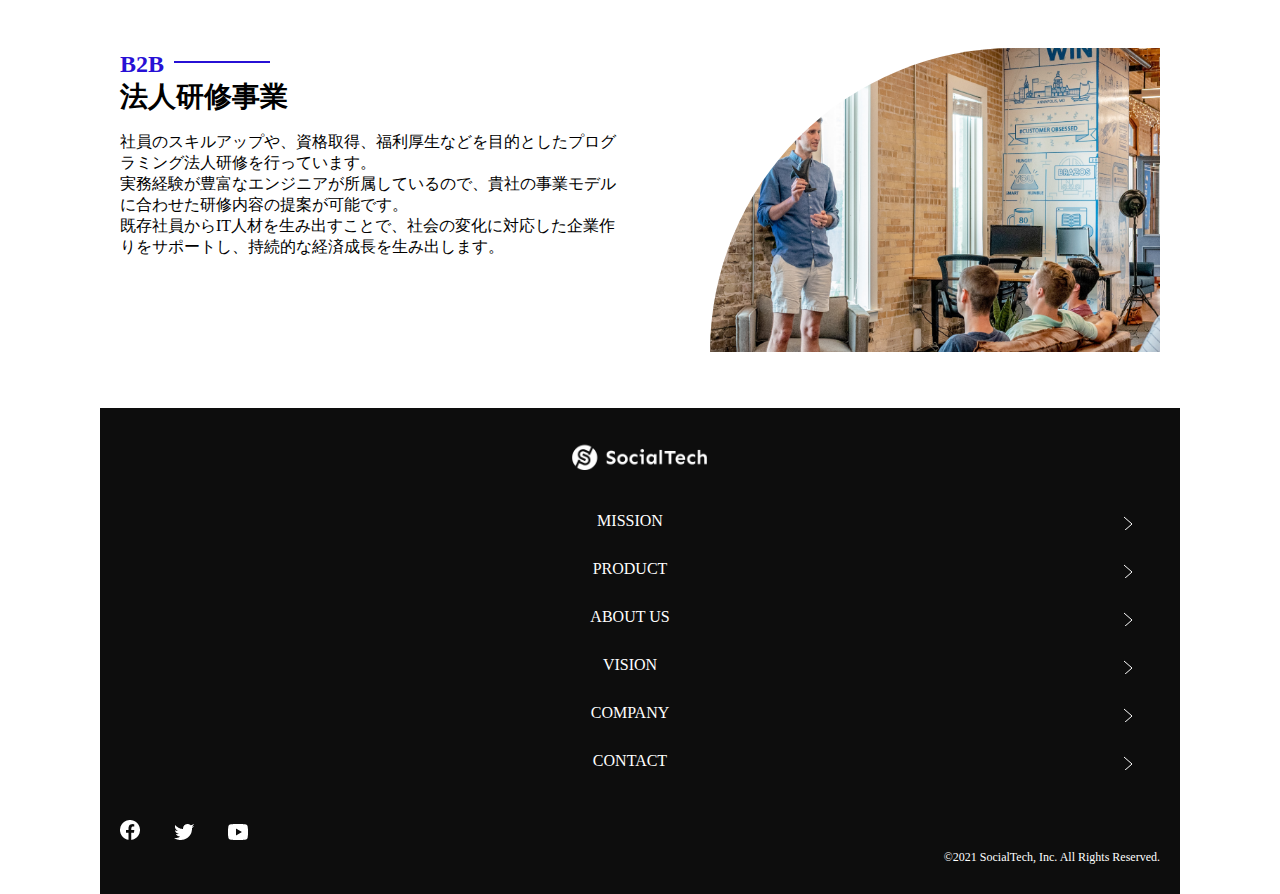
<file: socialtech/product.html>
<!DOCTYPE html>
  <html>
  <head>
    <title>SocialTech -PRODUCT プロダクト-</title>
    <meta charset="UTF-8">
    <meta name="description" content="SocialTechの4つのプロダクトを紹介します">
    <meta name="viewport" content="width=device-width, initial-scale=1.0">
    <link rel="stylesheet" href="style.css">
  </head>
  
  <body>
    <!-- ヘッダー -->
    <header>
      <!-- ロゴ -->
      <a href="index.html" id="logo"><img src="images/logo.png" alt="トップページに戻る"></a>
  
      <!-- PC用ナビゲーション -->
      <nav id="nav-pc">
        <a href="mission.html">MISSION</a>
        <a href="product.html">PRODUCT</a>
        <a href="index.html#aboutus">ABOUT US</a>
        <a href="index.html#vision">VISION</a>
        <a href="index.html#company">COMPANY</a>
        <a href="index.html#contact">CONTACT</a>
      </nav>
  
      <!-- スマホ用メニューボタン -->
      <img id="menu-sp" src="images/button-menu.png" alt="ナビゲーションを開く" onclick="document.getElementById('nav-sp').style.display = 'block'">
  
      <!-- スマホ用ナビゲーション -->
      <nav id="nav-sp">
        <img id="close" src="images/button-close.png" alt="ナビゲーションを閉じる" onclick="document.getElementById('nav-sp').style.display = 'none'">
        <a id="logo-sp" href="index.html" onclick="document.getElementById('nav-sp').style.display = 'none'"><img
            src="images/logo-sp.png" alt="トップページに戻る"></a>
        <a class="menu" href="mission.html" onclick="document.getElementById('nav-sp').style.display = 'none'">MISSION</a>
        <a class="menu" href="product.html" onclick="document.getElementById('nav-sp').style.display = 'none'">PRODUCT</a>
        <a class="menu" href="index.html#aboutus" onclick="document.getElementById('nav-sp').style.display = 'none'">ABOUT
          US</a>
        <a class="menu" href="index.html#vision"
          onclick="document.getElementById('nav-sp').style.display = 'none'">VISION</a>
        <a class="menu" href="index.html#company"
          onclick="document.getElementById('nav-sp').style.display = 'none'">COMPANY</a>
        <a class="menu" href="index.html#contact"
          onclick="document.getElementById('nav-sp').style.display = 'none'">CONTACT</a>
        <div id="sns">
          <a href="https://www.facebook.com/sejuku2013"><img src="images/button-facebook.png" alt="Facebookのリンク"></a>
          <a href="https://twitter.com/samuraijuku"><img src="images/button-twitter.png" alt="Twitterのリンク"></a>
          <a href="https://www.youtube.com/channel/UCCFOQO5aDK0xXam4cUQXT8g"><img src="images/button-youtube.png" alt="YouTubeのリンク"></a>
        </div>
      </nav>
    </header>
    <main>
      <article>
        <section id="product-main">
            <div id="product-title">
              <h1>PRODUCT</h1>
              <span>プロダクト</span>
              <div>TOP > PRODUCT</div>
            </div>
          </section>
          <section class="product-section1">
            <img src="images/product/product-mantoman.png" alt="PCでコードを書く男性">
            <div>
              <h2 class="product-h2">MAN TO MAN</h2>
              <h3 class="product-h3">プログラミング教育</h3>
              <p>
                2013年より日本で唯一の専属講師によるマンツーマンのプログラミングレッスンを開始。AI/人工知能コース・エンジニア転職コース・ウェブデザインコースを開設し、ICT教育全般のマンツーマン指導で誰もが生産的で働きがいのある職に付けるサポートをしています。
                私たちは、創業当初からプログラミングを教えるのみならず、人生を変える手助けがしたい。という想いを大切にしてきました。<br>ITに強くなりたい、エンジニアになりたい、アプリを作りたい。そんな方々の想いを一緒に叶えるスクールでありたい。と考えています。<br>小中高生や女性、障害者向けのプログラムも用意し、質の高いICT教育をみんなに届けることで、貧困や不平等が無くなる社会を目指します。
              </p>
            </div>
          </section>
          <section class="product-section2">
            <div>
              <h2 class="product-h2">MEDIA</h2>
              <h3 class="product-h3">プログラミング学習メディア</h3>
              <p>2015年より「SocialTech
                Blog」としてオウンドメディアを設立し、2020年現在月間600万PVの日本最大級のプログラミング学習サイトへと成長しました。<br>新たにYouTubeチャンネルも開設し、無料で挫折せずにプログラミングを学べることを目指して、各チャネルで学習情報をやさしく発信。<br>独学でエンジニアを目指す人には無料で良質な記事や動画コンテンツを提供し、短期間でキャリアチェンジしたい人はマンツーマンレッスンを選択できるよう、各々の要望に合わせた学習機会を創出しています。
              </p>
            </div>
            <img src="images/product/product-media.png" alt="スマートフォンを操作する人">
          </section>
          <section class="product-section1">
            <img src="images/product/product-career.png" alt="笑顔で話し合う2人の男性">
            <div>
              <h2 class="product-h2">CAREER</h2>
              <h3 class="product-h3">人材紹介事業</h3>
              <p>
                「誰もがエンジニアになれる」を叶えるため未経験からエンジニアへ転職するまでの全ての過程をサポートします。<br>エンジニア転職に特化した履歴書や職務経歴書の書き方、面接対策を行い、豊富な求人の中から最適なキャリア選択を支援。<br>転職希望者の目標に寄り添って強みやアピールポイントを整理し、転職活動を通して自身の成長を実感できるキャリア支援を行なっています。<br>
              </p>
            </div>
          </section>
          <section class="product-section2">
            <div>
              <h2 class="product-h2">B2B</h2>
              <h3 class="product-h3">法人研修事業</h3>
              <p>
                社員のスキルアップや、資格取得、福利厚生などを目的としたプログラミング法人研修を行っています。<br>実務経験が豊富なエンジニアが所属しているので、貴社の事業モデルに合わせた研修内容の提案が可能です。<br>既存社員からIT人材を生み出すことで、社会の変化に対応した企業作りをサポートし、持続的な経済成長を生み出します。
              </p>
            </div>
            <img src="images/product/product-b2b.png" alt="講演中の男性とそれを聴く人々">
          </section>
   
   

      </article>
      <footer>
        <div id="footer-logo">
          <img src="images/logo-sp.png" alt="SocialTech">
        </div>
        <div id="footer-link">
          <a href="mission.html">MISSION</a>
          <a href="product.html">PRODUCT</a>
          <a href="index.html#aboutus">ABOUT US</a>
          <a href="index.html#vision">VISION</a>
          <a href="index.html#company">COMPANY</a>
          <a href="index.html#contact">CONTACT</a>
        </div>
        <div id="sns-footer">
          <a href="https://www.facebook.com/sejuku2013"><img src="images/button-facebook.png" alt="Facebookのリンク"></a>
          <a href="https://twitter.com/samuraijuku"><img src="images/button-twitter.png" alt="Twitterのリンク"></a>
          <a href="https://www.youtube.com/channel/UCCFOQO5aDK0xXam4cUQXT8g"><img src="images/button-youtube.png" alt="YouTubeのリンク"></a>
          <span id="copyright">&copy;2021 SocialTech, Inc. All Rights Reserved. </span>
        </div>
      </footer>
    </main>
  </body>
  
  </html>
</file>
<file: socialtech/style.css>
/* PC,スマホ共通スタイル＊/
body{
    font-family: "Source Sans Pro", "Hirogino Kaku Gothic ProN", Meiyo, Ariel, sans-serif;
}

p {
    font-size: 15px;
}    

/*==================
 PC用のスタイル
===================*/
@media screen and (min-width: 768px) {

/* 横幅設定 */
body {
    max-width: 1080px;
    min-width: 960px;
    margin: 0 auto 0 auto;
  }
  
  /* ヘッダー */
  header {
    display: flex;
    justify-content: space-between;
  }

  /* ナビゲーションのレイアウト */
  #nav-pc {
    font-size: 14px;
    padding-top: 15px;
  }
  
  /* ナビゲーションのリンクの装飾設定 */
  #nav-pc > a {
    text-decoration: none;
    margin-left: 20px;
  }
  #nav-pc > a:link {
    color: #0d0d0d;
  }
  #nav-pc > a:visited {
    color: #0d0d0d;
  }
  #nav-pc > a:hover {
    color: #0d0d0d;
    text-decoration: underline;
  }
  #nav-pc > a:active {
    color: #0d0d0d;
  }
/* スマホ用ナビを非表示 */
#nav-sp,
#menu-sp {
  display: none;
}

  /* メインビジュアル*/
  #main-visual {
    position: relative;
    height: 400px;
  }
  /* ミッション */
  #mission {
   margin: 80px auto 80px auto;
   width: 100%;
 }

#mission-flex {
  width: 100%;
  display: flex;
 } 

 #mission-flex > div {
  width: 50%;
  margin: 20px;
}
/* プロダクト */
#product {
  background-color: #fafafa;
  margin: 80px 0 80px 0;
  padding: 10px 40px 0px 40px;
}

/* 外枠 */
#product > div {
  margin-top: 40px;
  display: flex;
}

/* 左のカラム */
#product-left {
  width: 50%;
  margin-right: 20px;
}

/* 右のカラム */
#product-right {
  width: 50%;
  margin-left: 20px;
  margin-top: 80px;
}

/* 画像＋説明の枠 */
#product-left > div {
  position: relative;
  height: 480px;
  margin-right: 20px;
}
#product-right > div {
  position: relative;
  height: 480px;
  margin-left: 20px;
}

/* 画像 */
.product-photo {
  width: 100%;
}

/* 説明文の枠 */
.product-explain {
  background-color: #ffffff;
  position: absolute;
  left: 0;
  top: 280px;
  margin: 0 40px 0 40px;
  padding: 20px;
  box-shadow: 5px 5px 10px rgba(0, 0, 0, 0.05);
}

/* 説明文の英語 */
.product-explain > span {
  color: #2710d5;
  font-weight: bold;
  font-size: 16px;
  margin: 0;
}

/* 説明文の見出し */
.product-explain > h3 {
  font-size: 20px;
  margin: 5px 0 5px 0;
}

/* 説明文 */
.product-explain > p {
  font-size: 14px;
  margin: 0;
}

/* 「もっとみる」ボタン */
#product-more {
  margin: 0 auto -42px auto;
}

 /* ABOUT US */
 #aboutus {
  margin: 80px auto 80px auto;
}

/* 3つの組織文化と画像を入れる枠 */
#aboutus > div {
  display: flex;
}

  /* 画像 */
  .culture-img {
    width: 100%;
    align-self: flex-start;
  }
  
  .culture-img2 {
    margin-top: 50px;
    width: 100%;
  }

   /* 3つの組織文化の表 */
   .culture-table {
    margin-right: 50px;
  }

   /* 番号 */
   .culture-num {
    font-size: 80px;
    color: #2710d5;
    margin: 0 20px 0 0;
  }
  
  /* 組織文化英語 */
  .culture-en {
    color: #2710d5;
    font-weight: bold;
    font-size: 24px;
    display: block;
  }
  
  /* 組織文化日本語 */
  .culture-jp {
    font-size: 28px;
    font-weight: bold;
  }
  
  /* 説明文 */
  .culture-description {
    margin: 0;
  }

/* ビジョン */
#vision {
  margin: 80px auto 80px auto;
}

/* セクション内の外枠 */
#vision > div {
  width: 100%;
  display: flex;
  justify-content: space-between;
  flex-wrap: wrap;
}

/* 7つの行動指針の枠 */
.vision-box {
  width: 300px;
  height: 300px;
  margin-bottom: 30px;
  position: relative;
}

.vision-box > img {
  width: 100%;
  height: auto;
  position: absolute;
  top: 0;
  left: 0;
  z-index: 30;
}

.vision-box > span {
  position: absolute;
  top: 0;
  left: 0;
  z-index: 31;
  margin-right: 20px;
}

.vision-box > span > h4 {
  color: #2710d5;
  font-size: 19px;
  margin: 80px 0 0 0;
}

.vision-box > span > h4::first-letter {
  font-size: 40px;
}

.vision-box > span > h5 {
  font-size: 20px;
  margin: 0 0 0 0;
}

.vision-box > span > p {
  margin: 10px 0 0 0;
}

 /* 会社概要 */
 #company {
  margin: 80px auto 80px auto;
}

#company-table {
  width: 100%;
}

.tableheader {
  text-align: left;
  padding: 20px;
  border-bottom-color: #2710d5;
  border-bottom-width: 1px;
  border-bottom-style: solid;
  width: 100px;
}

.tableheader-first {
  text-align: left;

  padding: 20px;
  border-bottom-color: #2710d5;
  border-bottom-width: 1px;
  border-bottom-style: solid;
  border-top-color: #2710d5;
  border-top-width: 1px;
  border-top-style: solid;
  width: 100px;
}

.cell {
  padding: 30px;
  border-bottom-color: #ececec;
  border-bottom-width: 1px;
  border-bottom-style: solid;
}

.cell-first {
  padding: 30px;
  border-bottom-color: #ececec;
  border-bottom-width: 1px;
  border-bottom-style: solid;
  border-top-color: #ececec;
  border-top-width: 1px;
  border-top-style: solid;
}

#company > iframe {
  width: 100%;
  height: 368px;
  margin-top: 40px;
}

/* お問い合わせ */
#contact {
  margin: 80px auto 80px auto;
}

/* 外枠 */
#contact > form > div {
  display: flex;
  flex-direction: row;
  flex-wrap: wrap;
  padding-bottom: 30px;
}
/* 左列の見出し */
.contact-heading {
  width: 240px;
  align-self: center;
}
/* 見出しのラベル */
.contact-label {
  font-weight: bold;
}
/* 必須 */
.contact-span {
  color: #ce2222;
  margin: 0 0 0 20px;
  font-weight: bold;
}

/* テキストボックス */
.contact-textbox {
  border-top: 0;
  border-left: 0;
  border-right: 0;
  border-bottom-width: 1px;
  border-bottom-color: #707070;
  border-bottom-style: solid;
  background-color: #fafafa;
  width: 400px;
  height: 56px;
}
/* お問い合わせ内容のテキストエリア */
.contact-textarea {
  border-top: 0;
  border-left: 0;
  border-right: 0;
  border-bottom-width: 1px;
  border-bottom-color: #707070;
  border-bottom-style: solid;
  background-color: #fafafa;
  width: 400px;
  height: 200px;
}

/* 個人情報の取り扱い */
details {
  width: 700px;
}
details > div {
  background-color: #fafafa;
  padding: 20px;
} 
details > div > span {
  font-weight: bold;
}

/* フッター */
footer {
  background-color: #0d0d0d;
  text-align: center;
  padding: 80px 80px 30px 80px;
}

#footer-logo {
  margin-bottom: 30px;
}

#footer-link {
  margin-bottom: 50px;
}
#footer-link > a {
  text-decoration: none;
  margin: 10px;
}
#footer-link > a:link {
  color: #ffffff;
}
#footer-link > a:visited {
  color: #ffffff;
}
#footer-link > a:hover {
  color: #ffffff;
  text-decoration: underline;
}
#footer-link > a:active {
  color: #ffffff;
}

#sns-footer {
  text-align: left;
  width: 100%;
}

#sns-footer > a {
  margin-right: 30px;
}

#copyright {
  color: #ffffff;
  float: right;
}
/* mission.html用スタイル */
   /* ミッションのメインビジュアル */
   #mission-main {
    height: 496px;
    width: 100%;
    background-image: url("images/mission/mission-main.png");
    background-repeat: no-repeat;
    background-position-y: center;
  }

  #mission-title {
    background-color: #2710d5;
    width: 368px;
    color: #ffffff;
    height: 496px;
    border-radius: 0 248px 248px 0;
    position: relative;
  }

  #mission-title > h1 {
    position: absolute;
    top: 0;
    left: 100px;
    font-size: 80px;
  }

  #mission-title > span {
    position: absolute;
    top: 200px;
    left: 100px;
    font-size: 26px;
  }

  #mission-title > div {
    position: absolute;
    top: 350px;
    left: 100px;
    font-size: 16px;
  }

#mission-s2dgs {
     width: 100%;
     margin: 20px;
   }
 
   .mission-h2 {
     color: #2710d5;
     font-size: 40px;
   }
 
   .mission-h2::after {
     content: none;
   }
   #mission-5goals {
    margin: 20px;
    display: flex;
  }

  #mission-5goals > div {
    flex-grow: 1;
    padding: 20px;
  }

  #mission-5goals > div > div {
    margin-bottom: 40px;
  }

  .fivegoals-image-right {
    float: right;
    margin: 20px;
  }

  .fivegoals-image-left {
    float: left;
    margin: 20px;
  }

  .fivegoals-number {
    color: #2710d5;
    font-size: 48px;
    margin: 0;
  }

  .fivegoals-h3 {
    font-size: 28px;
    margin: 0;
  }

  .fivegoals-p {
    margin: 0;
  }
  }
/*====================
スマートフォン用のスタイル
=====================*/
@media screen and (max-width: 767px) {
  body {
    min-width: 375px;
    margin: 0;
  }

  /* PC用ナビゲーション非表示 */
  #nav-pc {
    display: none;
  }

  /* ハンバーガーメニュー */
  #menu-sp {
    float: right;
    padding: 0;
  }
   /* スマホ用ナビゲーションの表示切替 */
   /* 初期状態、レイアウトと非表示設定 */
   #nav-sp {
    background-color: #2710d5;
    position: absolute;
    left: 0;
    top: 0;
    height: 100%;
    width: 100%;
    display: none;
    z-index: 100;
  }
  /* ×ボタン */
  #close {
    position: absolute;
    top: 20px;
    right: 20px;
  }

  /* ナビゲーションメニュー用ロゴ */
  #logo-sp {
    margin: 80px 0 30px 20px;
  }/* ナビゲーションのリンクの装飾設定 */
  #nav-sp > a {
    display: block;
  }
  #nav-sp > a:link {
    color: #ffffff;
  }
  #nav-sp > a:visited {
    color: #ffffff;
  }
  #nav-sp > a:hover {
    color: #ffffff;
    text-decoration: underline;
  }
  #nav-sp > a:active {
    color: #ffffff;
  }
    /* スマホ用ナビを非表示 */
    #nav-sp,
    #menu-sp {
      display: none;
    }
  #nav-sp > .menu {
    text-decoration: none;
    display: block;
    margin: 0 20px 0 20px;
    height: 44px;
    font-size: 16px;
    background-image: url("images/arrow.png");
    background-repeat: no-repeat;
    background-position: right top;
  }
  #sns {
    position: absolute;
    bottom: 20px;
    left: 20px;
  }
  #sns > a {
    margin-right: 30px;
  }
  /* メインビジュアル */
  #main-visual {
    position: relative;
    height: 470px;
    width: 100%;
    overflow: hidden;
  }
  #main-visual > div {
    position: absolute;
    top: 0;
    left: 0;
    background-color: #2710d5;
    color: white;
    border-radius: 0 0 476px 0;
    text-align: center;
    height: 280px;
    width: 100%;
    z-index: 11;
  }
  #main-visual > div > h1 {
    font-size: 28px;
    margin: 90px 0 0 0;
  }

  #main-visual > div > p {
    margin: 0;
  }

  #main-visual > img {
    width: 100%;
    border-radius: 476px 0 0 0;
    z-index: 10;
    position: absolute;
    bottom: 0;
    right: 0;
  }
/* 見出し */
h2::after {
  content: url("images/line.png");
  margin-left: 10px;
}

h3 {
  font-size: 24px;
  margin: 10px 0 0 0;
}
/* ミッション */
#mission {
  margin: 20px;
}

#mission-photo {
  width: 100%;
}

#s2dgs {
  width: 100%;
}

 /* プロダクト */
 #product {
  background-color: #fafafa;
  padding-top: 10px;
}

#product h2 {
  margin-left: 20px;
}
/* 外枠 */
/* 左右のカラム　スマホでは縦並び */
#product-left,
#product-right {
  margin-right: 20px;
  margin-left: 20px;
}

/* 画像＋説明の枠 */
#product-left > div,
#product-right > div {
  position: relative;
  height: 540px;
}

/* 説明文の枠 */
.product-explain {
  background-color: #ffffff;
  position: absolute;
  left: 0;
  bottom: 50px;
  padding: 20px;
  box-shadow: 5px 5px 10px rgba(0, 0, 0, 0.05);
}

.product-explain > span {
  color: #2710d5;
  font-weight: bold;
  font-size: 16px;
  margin: 0px;
}

.product-explain > h3 {
  margin: 10px 0 10px 0;
}
/* 画像 */
.product-photo {
  width: 100%;
}

#product-more > img {
  margin: 0 0 -42px 20px;
}

 /* ABOUT US */
 #aboutus {
  margin: 80px 20px 80px 20px;
}

#aboutus > div {
  display: flex;
  flex-direction: column;
}

.culture-table {
  width: 100%;
  padding-right: 20px;
  order: 2;
}
.culture-img {
  width: 100%;
  order: 1;
}

.culture-img2 {
  width: 100%;
}
/* メインビジュアル */
#main-visual {
  position: relative;
  height: 470px;
  width: 100%;
  overflow: hidden;
}
#main-visual > div {
  position: absolute;
  top: 0;
  left: 0;
  background-color: #2710d5;
  color: white;
  border-radius: 0 0 476px 0;
  text-align: center;
  height: 280px;
  width: 100%;
  z-index: 11;
}
#main-visual > div > h1 {
  font-size: 28px;
  margin: 90px 0 0 0;
}

#main-visual > div > p {
  margin: 0;
}

#main-visual > img {
  width: 100%;
  border-radius: 476px 0 0 0;
  z-index: 10;
  position: absolute;
  bottom: 0;
  right: 0;
}
}




#mission-photo {
  width: 100%;
}

#s2dgs {
  margin-top: 50px;
  width: 100%;
}

  #main-message {
    position: absolute;
    top: 0;
    left: 0;
    background-color: #2710d5;
    color: #ffffff;
    border-radius: 0 0 476px 0;
    max-width: 620px;
    height: 100%;
    width: 100%;
    z-index: 11;
   }

   #main-message > h1 {
    font-size: 60px;
    font-weight: bold;
    margin: 100px 0 0 50px;
  }
  #main-message > p { 
    font-size: 28px;
    margin: 0 0 0 50px;
  }

   #main-visual > img {
    max-width: 620px;
    border-radius: 476px 0 0 0;
    position: absolute;
    top: 0;
    right: 0;
    z-index: 10;
  }

  /* 見出し */
  h2 {
    margin: 40px 0 0 0;
  }
  
  h2::after {
    content: url("images/line.png");
    margin-left: 10px;
  }
  
  h3 {
    font-size: 27px;
  }

   /* ミッション */
   #mission {
    margin: 20px;
  }

  #mission-photo {
    width: 100%;
  }

  #s2dgs {
    width: 100%;
  }

   /* プロダクト */
   #product {
    background-color: #fafafa;
    padding-top: 10px;
  }

  #product h2 {
    margin-left: 20px;
  }
  /* 外枠 */
  /* 左右のカラム　スマホでは縦並び */
  #product-left,
  #product-right {
    margin-right: 20px;
    margin-left: 20px;
  }
  　  /* 画像＋説明の枠 */
  #product-left > div,
  #product-right > div {
    position: relative;
    height: 540px;
  }

  /* 説明文の枠 */
  .product-explain {
    background-color: #ffffff;
    position: absolute;
    left: 0;
    bottom: 50px;
    padding: 20px;
    box-shadow: 5px 5px 10px rgba(0, 0, 0, 0.05);
  }

  .product-explain > span {
    color: #2710d5;
    font-weight: bold;
    font-size: 16px;
    margin: 0px;
  }

  .product-explain > h3 {
    margin: 10px 0 10px 0;
  }
/* 画像 */
.product-photo {
  width: 100%;
}

#product-more > img {
  margin: 0 0 -42px 20px;
}
 /* ABOUT US */
 #aboutus {
  margin: 80px 20px 80px 20px;
}

#aboutus > div {
  display: flex;
  flex-direction: column;
}

.culture-table {
  width: 100%;
  padding-right: 20px;
  order: 2;
}
.culture-img {
  width: 100%;
  order: 1;
}

.culture-img2 {
  width: 100%;
}
.culture-num {
  font-size: 80px;
  color: #2710d5;
}

.culture-en {
  color: #2710d5;
  font-weight: bold;
  font-size: 24px;
  display: block;
}

.culture-jp {
  display: block;
}

.culture-description {
  margin: 0;
}

/* ビジョン */
#vision {
  margin: 80px 20px 80px 20px;
}

.vision-box {
  width: 300px;
  height: 300px;
  margin-bottom: 30px;
  position: relative;
}

.vision-box > img {
  width: 100%;
  height: auto;
  position: absolute;
  top: 0;
  left: 0;
  z-index: 30;
}
.vision-box > span {
  position: absolute;
  top: 0;
  left: 0;
  z-index: 31;
  margin-right: 20px;
}

.vision-box > span > h4 {
  color: #2710d5;
  font-size: 19px;
  margin: 60px 0 0 0;
}

.vision-box > span > h5 {
  font-size: 20px;
  margin: 0 0 0 0;
}
.vision-box > span > p {
  margin: 10px 0 0 0;
}
 /* 会社概要 */
 #company {
  margin: 0 20px 0 20px;
}

#company > h3 {
  margin-bottom: 20px;
}
#company > table {
  width: 100%;
}

.tableheader-first {
  text-align: left;
  padding: 20px;
  border-bottom-color: #2710d5;
  border-bottom-width: 1px;
  border-bottom-style: solid;
  border-top-color: #2710d5;
  border-top-width: 1px;
  border-top-style: solid;
  width: 50px;
}
.tableheader {
  text-align: left;
  padding: 20px;
  border-bottom-color: #2710d5;
  border-bottom-width: 1px;
  border-bottom-style: solid;
  width: 50px;
}

.cell {
  padding: 20px;
  border-bottom-color: #ececec;
  border-bottom-width: 1px;
  border-bottom-style: solid;
}
.cell-first {
  padding: 20px;
  border-bottom-color: #ececec;
  border-bottom-width: 1px;
  border-bottom-style: solid;
  border-top-color: #ececec;
  border-top-width: 1px;
  border-top-style: solid;
}

#company > iframe {
  width: 100%;
  height: 240px;
  margin: 40px 0 0 0;
}
* お問い合わせ */
   #contact {
     margin: 80px 20px 80px 20px;
   }
 
   #contact > h3 {
     margin-bottom: 20px;
   }
 
   #contact > form > div {
     margin-bottom: 20px;
   }
 
   .contact-heading {
     margin-bottom: 20px;
   }
    /* ラベル */
    .contact-label {
      font-weight: bold;
    }
  
    /* 必須 */
    .contact-span {
      color: #ce2222;
      margin: 0 0 0 20px;
      font-weight: bold;
    }
  
    .contact-textbox {
      height: 56px;
      border-top: 0;
      border-left: 0;
      border-right: 0;
      background-color: #fafafa;
      border-bottom-color: #707070;
      border-bottom-width: 1px;
      border-style: solid;
      min-width: 300px;
      width: 100%;
    }
  
    .contact-textarea {
      height: 150px;
      border-top: 0;
      border-left: 0;
      border-right: 0;
      background-color: #fafafa;
      width: 100%;
    }
  
    .radiobutton {
      margin-bottom: 20px;
    }
  
    .radiobutton + label::after {
      content: "\A";
      white-space: pre;
    }
     /* フッター */
   footer {
    background-color: #0d0d0d;
    padding: 30px 20px 50px 20px;
  }

  #footer-logo {
    margin-bottom: 30px;
  }
  #footer-link {
    margin-bottom: 50px;
  }
  #footer-link > a {
    text-decoration: none;
    margin: 0 20px 30px 0;
    display: block;
    background-image: url("images/arrow.png");
    background-repeat: no-repeat;
    background-position: right top;
  }
  #footer-link > a:link {
    color: #ffffff;
  }
  #footer-link > a:visited {
    color: #ffffff;
  }
  #footer-link > a:hover {
    color: #ffffff;
    text-decoration: underline;
  }
  #footer-link > a:active {
    color: #ffffff;
  }
  #sns-footer > a {
    margin-right: 30px;
}

#copyright {
    font-size: 12px;
    display: block;
    margin-top: 30px;
    color: #ffffff;
}
 /* mission.html用スタイル */
   /* ミッションのメインビジュアル */
   #mission-main {
    height: 256px;
    width: 100%;
    background-image: url("images/mission/mission-main.png");
    background-repeat: no-repeat;
    background-position-y: center;
    background-size: auto 208px;
  }

  #mission-title {
    background-color: #2710d5;
    width: 136px;
    color: #ffffff;
    height: 256px;
    border-radius: 0 248px 248px 0;
    position: relative;
  }
  #mission-title > h1 {
    position: absolute;
    top: 0;
    left: 20px;
    font-size: 40px;
  }

  #mission-title > span {
    position: absolute;
    top: 110px;
    left: 20px;
    font-size: 18px;
  }

  #mission-title > div {
    position: absolute;
    top: 180px;
    left: 20px;
    font-size: 13px;
  }
     /* ミッションページ　S2DGSの設定 */
     #mission-s2dgs {
      margin: 20px;
    }
  
    .mission-h2 {
      color: #2710d5;
      font-size: 38px;
      margin: 0px;
    }
  
    .mission-h2::after {
      content: none;
    }
  
    #mission-s2dgs > img {
      width: 100%;
    }
     /* ミッションページ　5Goalsの設定 */
   #mission-5goals {
    margin: 20px;
  }

  #mission-5goals > div > div {
    margin-bottom: 40px;
  }

  #s2dgs-image {
    width: 100%;
  }
  .fivegoals-image-right {
    margin: 20px auto 20px auto;
    display: block;
  }

  .fivegoals-image-left {
    margin: 20px auto 20px auto;
    display: block;
  }

  .fivegoals-number {
    color: #2710d5;
    font-size: 48px;
    margin: 0;
  }

  .fivegoals-h3 {
    font-size: 28px;
    margin: 0;
  }
  .fivegoals-p {
    margin: 0;
  }

   /* プロダクトページ */
   #product-main {
    height: 256px;
    width: 100%;
    background-image: url("images/product/product-main.png");
    background-repeat: no-repeat;
    background-position-y: center;
    background-size: auto 208px;
  }
  #product-title {
    background-color: #2710d5;
    width: 136px;
    color: #ffffff;
    height: 256px;
    border-radius: 0 248px 248px 0;
    position: relative;
  }
  #product-title > h1 {
    position: absolute;
    top: 0;
    left: 20px;
    font-size: 40px;
  }
  #product-title > span {
    position: absolute;
    top: 110px;
    left: 20px;
    font-size: 18px;
  }
  #product-title > div {
    position: absolute;
    top: 180px;
    left: 20px;
    font-size: 13px;
  }
  .product-section1 {
    margin: 20px;
  }

  .product-section1 > img {
    width: 100%;
    border-radius: 0 300px 0 0;
  }
  
  .product-section2 {
    margin: 20px;
    display: flex;
    flex-direction: column;
  }

  .product-section2 > img {
    order: 1;
    width: 100%;
    border-radius: 300px 0 0 0;
  }

  .product-section2 > div {
    order: 2;
  }

  .product-h2 {
    color: #2710d5;
    font-size: 24px;
    margin: 0;
  }

  .product-h3 {
    font-size: 28px;
    margin: 0;
  }
     /* プロダクトページ */
     #product-main {
      height: 496px;
      width: 100%;
      background-image: url("images/product/product-main.png");
      background-repeat: no-repeat;
      background-position-y: center;
    }
  
    #product-title {
      background-color: #2710d5;
      width: 368px;
      color: #ffffff;
      height: 496px;
      border-radius: 0 248px 248px 0;
      position: relative;
    }
    #product-title > h1 {
      position: absolute;
      top: 0;
      left: 100px;
      font-size: 80px;
    }
  
    #product-title > span {
      position: absolute;
      top: 200px;
      left: 100px;
      font-size: 26px;
    }
  
    #product-title > div {
      position: absolute;
      top: 350px;
      left: 100px;
      font-size: 16px;
    }
    /* セクション1 */
   .product-section1 {
    position: relative;
    margin: 20px;
    height: 340px;
  }

  .product-section1 > img {
    position: absolute;
    top: 0;
    left: 0;
    width: 450px;
    margin: 0 40px 30px 0;
    border-radius: 0 432px 0 0;
  }

  .product-section1 > div {
    position: absolute;
    top: 0;
    left: 480px;
  }

  /* セクション2 */
  .product-section2 {
    position: relative;
    margin: 20px;
    height: 340px;
  }

  .product-section2 > img {
    position: absolute;
    top: 0;
    right: 0;
    width: 450px;
    margin: 0 0 30px 40px;
    border-radius: 432px 0 0 0;
  }

  .product-section2 > div {
    width: 500px;
    position: absolute;
    top: 0;
    left: 0;
  }

  .product-h2 {
    color: #2710d5;
    font-size: 24px;
    margin: 0;
  }

  .product-h3 {
    font-size: 28px;
    margin: 0;
  }
</file>
